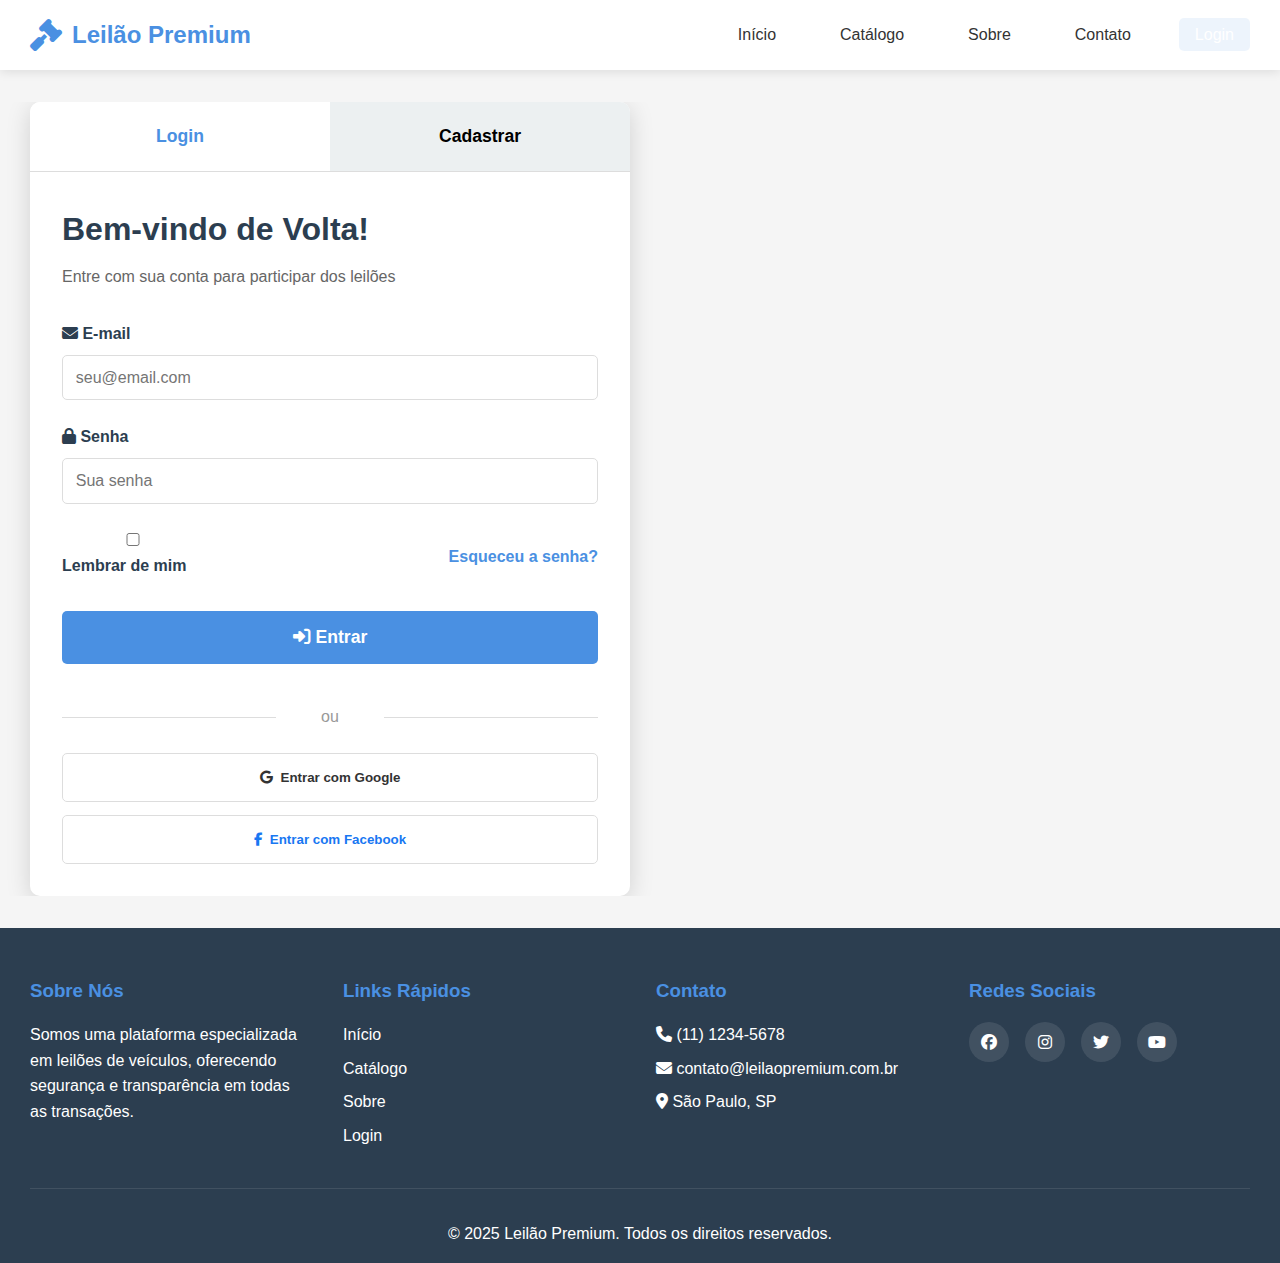
<file: admin.html>
<!DOCTYPE html>
<html lang="pt-BR">
<head>
    <meta charset="UTF-8">
    <meta name="viewport" content="width=device-width, initial-scale=1.0">
    <title>Painel Administrativo - Leilão de Veículos</title>
    <link rel="stylesheet" href="css/styles.css">
    <link rel="stylesheet" href="https://cdnjs.cloudflare.com/ajax/libs/font-awesome/6.4.0/css/all.min.css">
</head>
<body class="admin-body">
    <!-- Sidebar -->
    <aside class="admin-sidebar">
        <div class="admin-logo">
            <i class="fas fa-gavel"></i>
            <h2>Admin Panel</h2>
        </div>
        
        <nav class="admin-nav">
            <a href="#dashboard" class="admin-nav-item active" data-section="dashboard">
                <i class="fas fa-tachometer-alt"></i>
                <span>Dashboard</span>
            </a>
            <a href="#vehicles" class="admin-nav-item" data-section="vehicles">
                <i class="fas fa-car"></i>
                <span>Veículos</span>
            </a>
            <a href="#auctions" class="admin-nav-item" data-section="auctions">
                <i class="fas fa-gavel"></i>
                <span>Leilões</span>
            </a>
            <a href="#users" class="admin-nav-item" data-section="users">
                <i class="fas fa-users"></i>
                <span>Usuários</span>
            </a>
            <a href="#bids" class="admin-nav-item" data-section="bids">
                <i class="fas fa-hand-holding-usd"></i>
                <span>Lances</span>
            </a>
            <a href="#reports" class="admin-nav-item" data-section="reports">
                <i class="fas fa-chart-line"></i>
                <span>Relatórios</span>
            </a>
            <a href="#apk-management" class="admin-nav-item" data-section="apk-management">
                <i class="fas fa-mobile-alt"></i>
                <span>APK do App</span>
            </a>
            <a href="#settings" class="admin-nav-item" data-section="settings">
                <i class="fas fa-cog"></i>
                <span>Configurações</span>
            </a>
        </nav>

        <div class="admin-logout">
            <a href="index.html">
                <i class="fas fa-sign-out-alt"></i>
                <span>Sair</span>
            </a>
        </div>
    </aside>

    <!-- Main Content -->
    <main class="admin-main">
        <!-- Header -->
        <header class="admin-header">
            <div class="admin-header-left">
                <button class="btn-menu-toggle">
                    <i class="fas fa-bars"></i>
                </button>
                <h1 id="page-title">Dashboard</h1>
            </div>
            <div class="admin-header-right">
                <div class="admin-search">
                    <i class="fas fa-search"></i>
                    <input type="text" placeholder="Buscar...">
                </div>
                <div class="admin-notifications">
                    <i class="fas fa-bell"></i>
                    <span class="notification-badge">5</span>
                </div>
                <div class="admin-user">
                    <img src="https://via.placeholder.com/40" alt="Admin">
                    <span>Admin</span>
                </div>
            </div>
        </header>

        <!-- Dashboard Section -->
        <section class="admin-section active" id="dashboard">
            <div class="stats-grid">
                <div class="stat-card">
                    <div class="stat-icon" style="background: #4a90e2;">
                        <i class="fas fa-car"></i>
                    </div>
                    <div class="stat-info">
                        <h3>Total de Veículos</h3>
                        <p class="stat-value">250</p>
                        <span class="stat-change positive">+12% este mês</span>
                    </div>
                </div>
                <div class="stat-card">
                    <div class="stat-icon" style="background: #50c878;">
                        <i class="fas fa-gavel"></i>
                    </div>
                    <div class="stat-info">
                        <h3>Leilões Ativos</h3>
                        <p class="stat-value">48</p>
                        <span class="stat-change positive">+8% este mês</span>
                    </div>
                </div>
                <div class="stat-card">
                    <div class="stat-icon" style="background: #f39c12;">
                        <i class="fas fa-users"></i>
                    </div>
                    <div class="stat-info">
                        <h3>Usuários Ativos</h3>
                        <p class="stat-value">1,234</p>
                        <span class="stat-change positive">+15% este mês</span>
                    </div>
                </div>
                <div class="stat-card">
                    <div class="stat-icon" style="background: #e74c3c;">
                        <i class="fas fa-dollar-sign"></i>
                    </div>
                    <div class="stat-info">
                        <h3>Receita Total</h3>
                        <p class="stat-value">R$ 2.5M</p>
                        <span class="stat-change positive">+22% este mês</span>
                    </div>
                </div>
            </div>

            <div class="dashboard-grid">
                <div class="dashboard-card">
                    <h3>Leilões Recentes</h3>
                    <div class="recent-auctions" id="recent-auctions">
                        <!-- Carregado dinamicamente -->
                    </div>
                </div>
                <div class="dashboard-card">
                    <h3>Atividade Recente</h3>
                    <div class="recent-activity" id="recent-activity">
                        <!-- Carregado dinamicamente -->
                    </div>
                </div>
            </div>
        </section>

        <!-- Vehicles Section -->
        <section class="admin-section" id="vehicles">
            <div class="section-toolbar">
                <h2>Gerenciar Veículos</h2>
                <button class="btn-primary" id="btn-add-vehicle">
                    <i class="fas fa-plus"></i> Adicionar Veículo
                </button>
            </div>

            <div class="data-table-container">
                <table class="data-table">
                    <thead>
                        <tr>
                            <th>ID</th>
                            <th>Imagem</th>
                            <th>Veículo</th>
                            <th>Categoria</th>
                            <th>Ano</th>
                            <th>Preço Inicial</th>
                            <th>Status</th>
                            <th>Ações</th>
                        </tr>
                    </thead>
                    <tbody id="vehicles-table">
                        <!-- Carregado dinamicamente -->
                    </tbody>
                </table>
            </div>
        </section>

        <!-- Auctions Section -->
        <section class="admin-section" id="auctions">
            <div class="section-toolbar">
                <h2>Gerenciar Leilões</h2>
                <button class="btn-primary" id="btn-add-auction">
                    <i class="fas fa-plus"></i> Criar Leilão
                </button>
            </div>

            <div class="data-table-container">
                <table class="data-table">
                    <thead>
                        <tr>
                            <th>ID</th>
                            <th>Veículo</th>
                            <th>Início</th>
                            <th>Término</th>
                            <th>Lance Atual</th>
                            <th>Lances</th>
                            <th>Status</th>
                            <th>Ações</th>
                        </tr>
                    </thead>
                    <tbody id="auctions-table">
                        <!-- Carregado dinamicamente -->
                    </tbody>
                </table>
            </div>
        </section>

        <!-- APK Management Section -->
        <section class="admin-section" id="apk-management">
            <div class="section-toolbar">
                <h2>📱 Gerenciar APK do App</h2>
                <div class="apk-status">
                    <span class="status-indicator" id="apk-status">Não configurado</span>
                </div>
            </div>

            <div class="apk-management-container">
                <div class="apk-upload-section">
                    <h3>Upload do APK</h3>
                    <p>Faça upload do arquivo APK para disponibilizar download direto no site</p>
                    
                    <div class="upload-area" id="apk-upload-area">
                        <div class="upload-content">
                            <i class="fas fa-cloud-upload-alt"></i>
                            <h4>Arraste o APK aqui ou clique para selecionar</h4>
                            <p>Formatos aceitos: .apk (máximo 100MB)</p>
                            
                            <button class="btn-secondary" onclick="document.getElementById('apk-file-input').click()">
                                <i class="fas fa-folder-open"></i> Selecionar APK
                            </button>
                        </div>
                    </div>
                    
                    <form id="apk-upload-form" action="upload_apk_min.php" method="POST" enctype="multipart/form-data" target="_blank" style="margin-top: 1rem;">
                        <input type="hidden" name="redirect" value="1">
                        <!-- Input único para seleção do APK -->
                        <input type="file" id="apk-file-input" name="apk" accept=".apk" style="display: none;">
                    </form>
                    <div class="apk-info" id="apk-info" style="display: none;">
                        <h4>📱 APK Atual</h4>
                        <div class="apk-details">
                            <div class="detail-item">
                                <strong>Nome:</strong> <span id="apk-name">-</span>
                            </div>
                            <div class="detail-item">
                                <strong>Tamanho:</strong> <span id="apk-size">-</span>
                            </div>
                            <div class="detail-item">
                                <strong>Última atualização:</strong> <span id="apk-date">-</span>
                            </div>
                            <div class="detail-item">
                                <strong>Status:</strong> <span id="apk-status-detail" class="status-active">Ativo</span>
                            </div>
                        </div>
                        <div class="apk-actions">
                            <button class="btn-primary" onclick="downloadCurrentApk()">
                                <i class="fas fa-download"></i> Baixar APK
                            </button>
                            <button class="btn-danger" onclick="removeApk()">
                                <i class="fas fa-trash"></i> Remover
                            </button>
                            <button class="btn-secondary" onclick="updateApk()">
                                <i class="fas fa-sync"></i> Atualizar
                            </button>
                        </div>
                    </div>
                </div>
                
                <div class="apk-stats-section">
                    <h3>📊 Estatísticas de Download</h3>
                    <div class="stats-grid">
                        <div class="stat-card">
                            <div class="stat-icon">
                                <i class="fas fa-download"></i>
                            </div>
                            <div class="stat-content">
                                <h4 id="download-count">0</h4>
                                <p>Downloads</p>
                            </div>
                        </div>
                        <div class="stat-card">
                            <div class="stat-icon">
                                <i class="fas fa-users"></i>
                            </div>
                            <div class="stat-content">
                                <h4 id="unique-users">0</h4>
                                <p>Usuários Únicos</p>
                            </div>
                        </div>
                        <div class="stat-card">
                            <div class="stat-icon">
                                <i class="fas fa-calendar"></i>
                            </div>
                            <div class="stat-content">
                                <h4 id="last-week-downloads">0</h4>
                                <p>Esta Semana</p>
                            </div>
                        </div>
                    </div>
                </div>
            </div>
        </section>

        <!-- Users Section -->
        <section class="admin-section" id="users">
            <div class="section-toolbar">
                <h2>Gerenciar Usuários</h2>
                <button class="btn-primary" id="btn-add-user">
                    <i class="fas fa-plus"></i> Adicionar Usuário
                </button>
            </div>

            <div class="data-table-container">
                <table class="data-table">
                    <thead>
                        <tr>
                            <th>ID</th>
                            <th>Nome</th>
                            <th>Email</th>
                            <th>CPF</th>
                            <th>Telefone</th>
                            <th>Data de Cadastro</th>
                            <th>Status</th>
                            <th>Ações</th>
                        </tr>
                    </thead>
                    <tbody id="users-table">
                        <!-- Carregado dinamicamente -->
                    </tbody>
                </table>
            </div>
        </section>

        <!-- Bids Section -->
        <section class="admin-section" id="bids">
            <div class="section-toolbar">
                <h2>Histórico de Lances</h2>
            </div>

            <div class="data-table-container">
                <table class="data-table">
                    <thead>
                        <tr>
                            <th>ID</th>
                            <th>Leilão</th>
                            <th>Usuário</th>
                            <th>Valor</th>
                            <th>Data/Hora</th>
                            <th>Status</th>
                        </tr>
                    </thead>
                    <tbody id="bids-table">
                        <!-- Carregado dinamicamente -->
                    </tbody>
                </table>
            </div>
        </section>

        <!-- Reports Section -->
        <section class="admin-section" id="reports">
            <h2>Relatórios</h2>
            <div class="reports-grid">
                <div class="report-card">
                    <i class="fas fa-file-pdf"></i>
                    <h3>Relatório de Vendas</h3>
                    <p>Exportar relatório mensal de vendas</p>
                    <button class="btn-secondary">Gerar PDF</button>
                </div>
                <div class="report-card">
                    <i class="fas fa-file-excel"></i>
                    <h3>Relatório de Usuários</h3>
                    <p>Exportar lista de usuários cadastrados</p>
                    <button class="btn-secondary">Gerar Excel</button>
                </div>
                <div class="report-card">
                    <i class="fas fa-chart-bar"></i>
                    <h3>Relatório Financeiro</h3>
                    <p>Análise financeira completa</p>
                    <button class="btn-secondary">Gerar Relatório</button>
                </div>
                <div class="report-card">
                    <i class="fas fa-list"></i>
                    <h3>Relatório de Leilões</h3>
                    <p>Histórico completo de leilões</p>
                    <button class="btn-secondary">Gerar Relatório</button>
                </div>
            </div>
        </section>

        <!-- Settings Section -->
        <section class="admin-section" id="settings">
            <h2>Configurações</h2>
            <div class="settings-container">
                <div class="settings-card">
                    <h3>Configurações Gerais</h3>
                    <form class="settings-form">
                        <div class="form-group">
                            <label>Nome do Site</label>
                            <input type="text" value="Leilão Premium">
                        </div>
                        <div class="form-group">
                            <label>Email de Contato</label>
                            <input type="email" value="contato@leilaopremium.com.br">
                        </div>
                        <div class="form-group">
                            <label>Telefone</label>
                            <input type="tel" value="(11) 1234-5678">
                        </div>
                        <button type="submit" class="btn-primary">Salvar</button>
                    </form>
                </div>

                <div class="settings-card">
                    <h3>Configurações de Leilão</h3>
                    <form class="settings-form">
                        <div class="form-group">
                            <label>Duração Padrão (dias)</label>
                            <input type="number" value="7">
                        </div>
                        <div class="form-group">
                            <label>Incremento Mínimo de Lance (%)</label>
                            <input type="number" value="5">
                        </div>
                        <div class="form-group">
                            <label>Comissão da Plataforma (%)</label>
                            <input type="number" value="10">
                        </div>
                        <button type="submit" class="btn-primary">Salvar</button>
                    </form>
                </div>
            </div>
        </section>
    </main>

    <!-- Modal para Adicionar/Editar Veículo -->
    <div class="modal" id="vehicle-modal">
        <div class="modal-content">
            <div class="modal-header">
                <h3>Adicionar Veículo</h3>
                <button class="modal-close">&times;</button>
            </div>
            <form id="vehicle-form" class="modal-form">
                <div class="form-row">
                    <div class="form-group">
                        <label>Marca</label>
                        <input type="text" name="brand" required>
                    </div>
                    <div class="form-group">
                        <label>Modelo</label>
                        <input type="text" name="model" required>
                    </div>
                </div>
                <div class="form-row">
                    <div class="form-group">
                        <label>Ano</label>
                        <input type="number" name="year" required>
                    </div>
                    <div class="form-group">
                        <label>Categoria</label>
                        <select name="category" required>
                            <option value="carros">Carros</option>
                            <option value="motos">Motos</option>
                            <option value="caminhoes">Caminhões</option>
                            <option value="utilitarios">Utilitários</option>
                        </select>
                    </div>
                </div>
                <div class="form-row">
                    <div class="form-group">
                        <label>Combustível</label>
                        <select name="fuel" required>
                            <option value="flex">Flex</option>
                            <option value="gasolina">Gasolina</option>
                            <option value="etanol">Etanol</option>
                            <option value="diesel">Diesel</option>
                            <option value="eletrico">Elétrico</option>
                        </select>
                    </div>
                    <div class="form-group">
                        <label>Cor</label>
                        <input type="text" name="color" required>
                    </div>
                </div>
                <div class="form-group">
                    <label>Quilometragem</label>
                    <input type="number" name="mileage" required>
                </div>
                <div class="form-group">
                    <label>Preço Inicial</label>
                    <input type="number" name="initial_price" required>
                </div>
                <div class="form-group">
                    <label>Descrição</label>
                    <textarea name="description" rows="4" required></textarea>
                </div>
                
                <div class="form-group">
                    <label><i class="fas fa-images"></i> Imagens do Veículo</label>
                    <div class="image-upload-section">
                        <!-- Upload de arquivo -->
                        <div class="upload-options">
                            <button type="button" class="btn-upload" onclick="document.getElementById('file-upload').click()">
                                <i class="fas fa-cloud-upload-alt"></i> Escolher Imagens
                            </button>
                            <input type="file" id="file-upload" accept="image/*" multiple style="display: none;" onchange="handleFileUpload(event)">
                            
                            <span style="margin: 0 1rem; color: #999;">ou</span>
                            
                            <!-- URL direta -->
                            <div class="url-input-group">
                                <input type="url" id="image-url-input" placeholder="Cole a URL da imagem" style="flex: 1; padding: 0.8rem; border: 1px solid #ddd; border-radius: 5px;">
                                <button type="button" class="btn-add-url" onclick="addImageFromUrl()">
                                    <i class="fas fa-plus"></i> Adicionar URL
                                </button>
                            </div>
                        </div>
                        
                        <!-- Pré-visualização das imagens -->
                        <div class="images-preview" id="images-preview">
                            <!-- Imagens aparecerão aqui -->
                        </div>
                        
                        <p style="font-size: 0.85rem; color: #666; margin-top: 0.5rem;">
                            <i class="fas fa-info-circle"></i> Arraste para reordenar. A primeira imagem será a capa.
                        </p>
                    </div>
                </div>
                
                <div class="modal-actions">
                    <button type="button" class="btn-secondary" onclick="closeModal()">Cancelar</button>
                    <button type="submit" class="btn-primary">Salvar</button>
                </div>
            </form>
        </div>
    </div>

    <script src="js/script.js"></script>
    <script src="js/admin.js"></script>
</body>
</html>
</file>
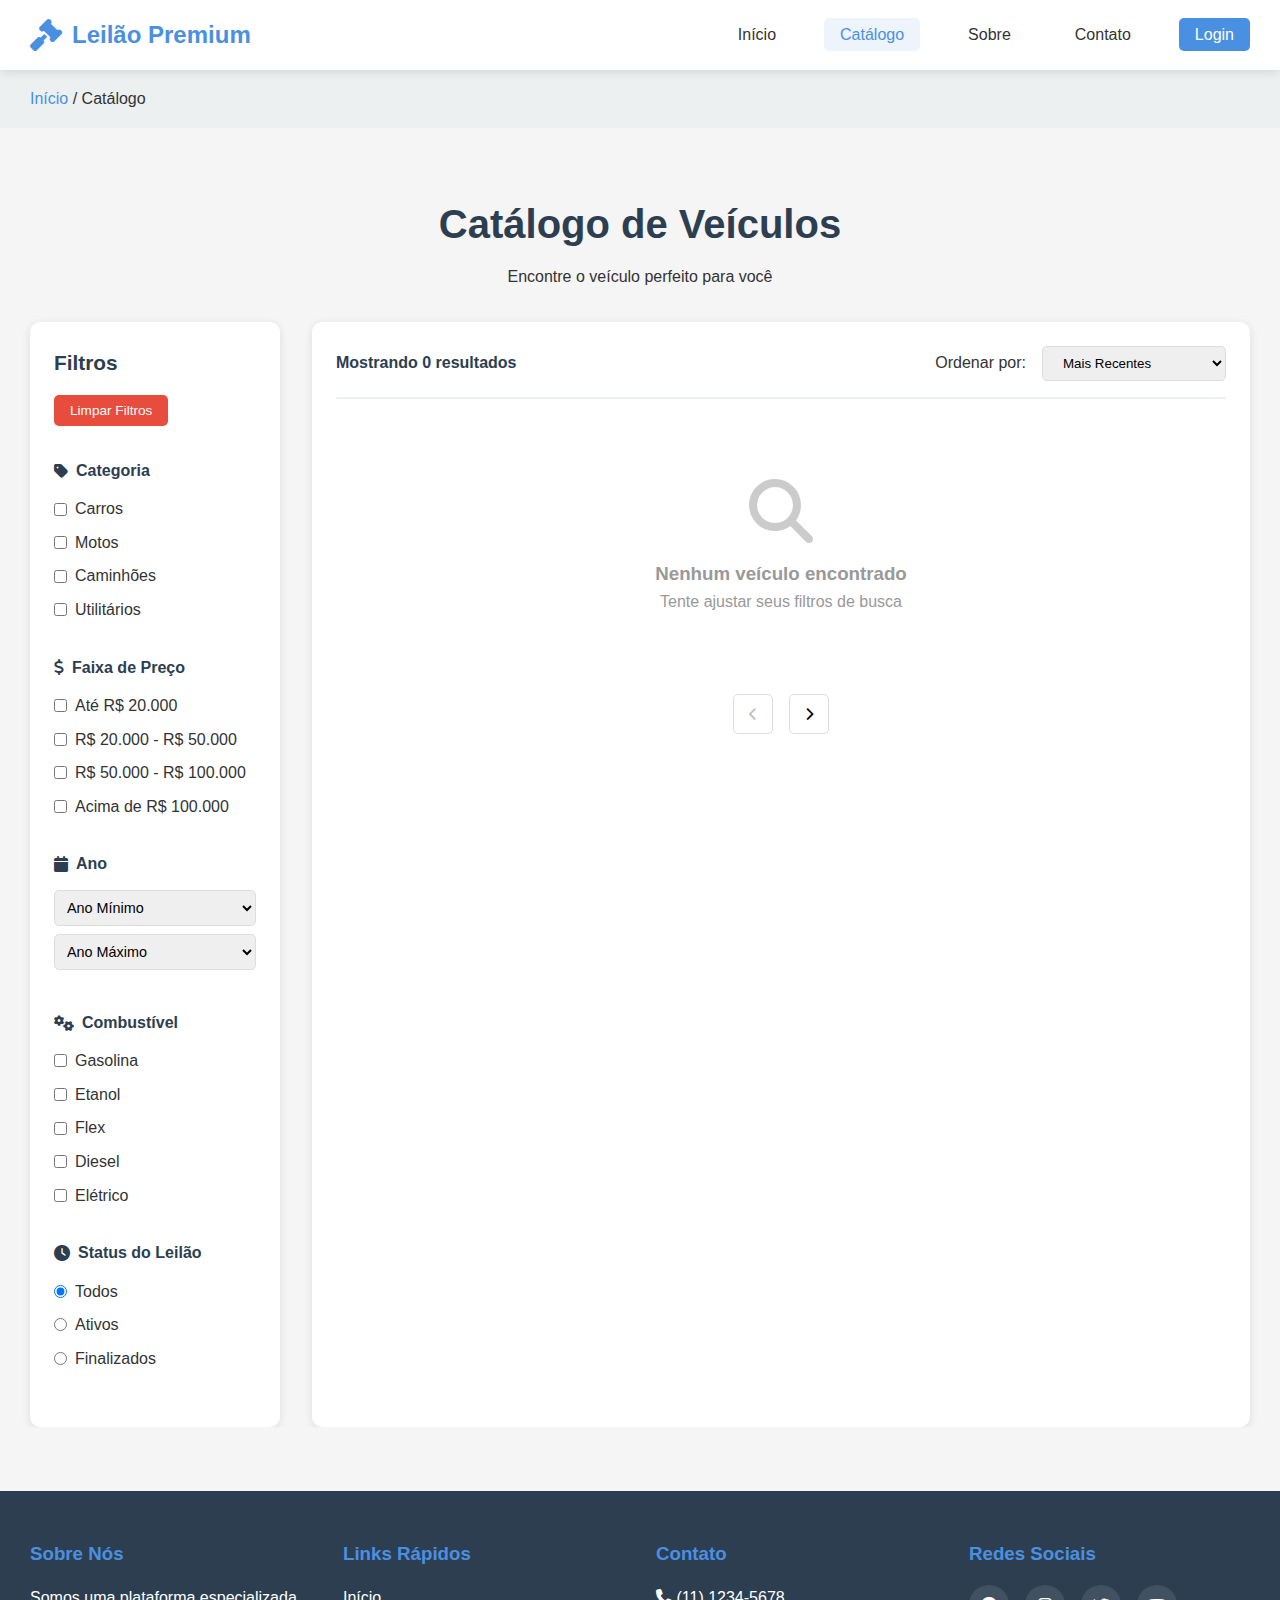
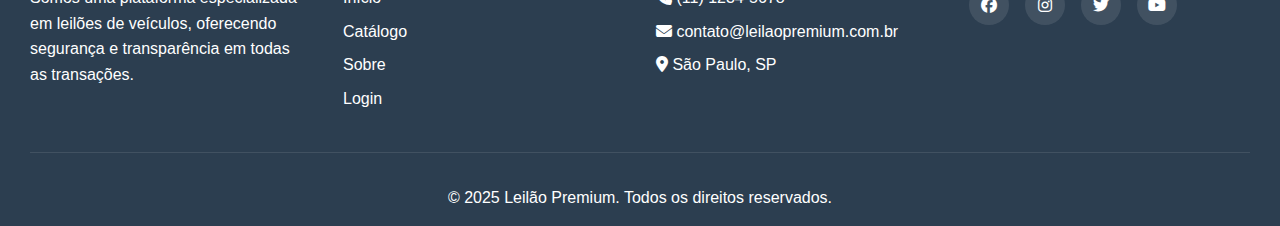
<file: catalogo.html>
<!DOCTYPE html>
<html lang="pt-BR">
<head>
    <meta charset="UTF-8">
    <meta name="viewport" content="width=device-width, initial-scale=1.0">
    <title>Catálogo - Leilão de Veículos</title>
    <link rel="stylesheet" href="css/styles.css">
    <link rel="stylesheet" href="https://cdnjs.cloudflare.com/ajax/libs/font-awesome/6.4.0/css/all.min.css">
</head>
<body>
    <!-- Header -->
    <header class="header">
        <div class="container">
            <div class="header-content">
                <div class="logo">
                    <i class="fas fa-gavel"></i>
                    <h1>Leilão Premium</h1>
                </div>
                <nav class="nav">
                    <ul>
                        <li><a href="index.html">Início</a></li>
                        <li><a href="catalogo.html" class="active">Catálogo</a></li>
                        <li><a href="#sobre">Sobre</a></li>
                        <li><a href="#contato">Contato</a></li>
                        <li><a href="login.html" class="btn-login">Login</a></li>
                    </ul>
                </nav>
                <div class="mobile-menu-toggle">
                    <i class="fas fa-bars"></i>
                </div>
            </div>
        </div>
    </header>

    <!-- Breadcrumb -->
    <div class="breadcrumb">
        <div class="container">
            <a href="index.html">Início</a> / <span>Catálogo</span>
        </div>
    </div>

    <!-- Catálogo -->
    <section class="catalog-section">
        <div class="container">
            <div class="catalog-header">
                <h2>Catálogo de Veículos</h2>
                <p>Encontre o veículo perfeito para você</p>
            </div>

            <div class="catalog-container">
                <!-- Filtros -->
                <aside class="filters-sidebar">
                    <div class="filter-section">
                        <h3>Filtros</h3>
                        <button class="btn-clear-filters">Limpar Filtros</button>
                    </div>

                    <div class="filter-section">
                        <h4><i class="fas fa-tag"></i> Categoria</h4>
                        <label class="filter-option">
                            <input type="checkbox" name="category" value="carros">
                            <span>Carros</span>
                        </label>
                        <label class="filter-option">
                            <input type="checkbox" name="category" value="motos">
                            <span>Motos</span>
                        </label>
                        <label class="filter-option">
                            <input type="checkbox" name="category" value="caminhoes">
                            <span>Caminhões</span>
                        </label>
                        <label class="filter-option">
                            <input type="checkbox" name="category" value="utilitarios">
                            <span>Utilitários</span>
                        </label>
                    </div>

                    <div class="filter-section">
                        <h4><i class="fas fa-dollar-sign"></i> Faixa de Preço</h4>
                        <label class="filter-option">
                            <input type="checkbox" name="price" value="0-20000">
                            <span>Até R$ 20.000</span>
                        </label>
                        <label class="filter-option">
                            <input type="checkbox" name="price" value="20000-50000">
                            <span>R$ 20.000 - R$ 50.000</span>
                        </label>
                        <label class="filter-option">
                            <input type="checkbox" name="price" value="50000-100000">
                            <span>R$ 50.000 - R$ 100.000</span>
                        </label>
                        <label class="filter-option">
                            <input type="checkbox" name="price" value="100000+">
                            <span>Acima de R$ 100.000</span>
                        </label>
                    </div>

                    <div class="filter-section">
                        <h4><i class="fas fa-calendar"></i> Ano</h4>
                        <select name="year-min" class="filter-select">
                            <option value="">Ano Mínimo</option>
                            <option value="2024">2024</option>
                            <option value="2023">2023</option>
                            <option value="2022">2022</option>
                            <option value="2021">2021</option>
                            <option value="2020">2020</option>
                            <option value="2019">2019</option>
                            <option value="2018">2018</option>
                            <option value="2017">2017</option>
                            <option value="2016">2016</option>
                            <option value="2015">2015</option>
                        </select>
                        <select name="year-max" class="filter-select">
                            <option value="">Ano Máximo</option>
                            <option value="2024">2024</option>
                            <option value="2023">2023</option>
                            <option value="2022">2022</option>
                            <option value="2021">2021</option>
                            <option value="2020">2020</option>
                        </select>
                    </div>

                    <div class="filter-section">
                        <h4><i class="fas fa-cogs"></i> Combustível</h4>
                        <label class="filter-option">
                            <input type="checkbox" name="fuel" value="gasolina">
                            <span>Gasolina</span>
                        </label>
                        <label class="filter-option">
                            <input type="checkbox" name="fuel" value="etanol">
                            <span>Etanol</span>
                        </label>
                        <label class="filter-option">
                            <input type="checkbox" name="fuel" value="flex">
                            <span>Flex</span>
                        </label>
                        <label class="filter-option">
                            <input type="checkbox" name="fuel" value="diesel">
                            <span>Diesel</span>
                        </label>
                        <label class="filter-option">
                            <input type="checkbox" name="fuel" value="eletrico">
                            <span>Elétrico</span>
                        </label>
                    </div>

                    <div class="filter-section">
                        <h4><i class="fas fa-clock"></i> Status do Leilão</h4>
                        <label class="filter-option">
                            <input type="radio" name="status" value="all" checked>
                            <span>Todos</span>
                        </label>
                        <label class="filter-option">
                            <input type="radio" name="status" value="ativo">
                            <span>Ativos</span>
                        </label>
                        <label class="filter-option">
                            <input type="radio" name="status" value="finalizado">
                            <span>Finalizados</span>
                        </label>
                    </div>
                </aside>

                <!-- Listagem de Veículos -->
                <div class="catalog-content">
                    <div class="catalog-toolbar">
                        <div class="results-count">
                            Mostrando <span id="results-count">0</span> resultados
                        </div>
                        <div class="sort-options">
                            <label>Ordenar por:</label>
                            <select id="sort-select">
                                <option value="recent">Mais Recentes</option>
                                <option value="price-asc">Menor Preço</option>
                                <option value="price-desc">Maior Preço</option>
                                <option value="ending-soon">Encerrando em Breve</option>
                            </select>
                        </div>
                    </div>

                    <div class="vehicles-grid" id="vehicles-grid">
                        <!-- Veículos serão carregados dinamicamente -->
                    </div>

                    <div class="pagination">
                        <button class="btn-page" id="prev-page"><i class="fas fa-chevron-left"></i></button>
                        <div class="page-numbers" id="page-numbers"></div>
                        <button class="btn-page" id="next-page"><i class="fas fa-chevron-right"></i></button>
                    </div>
                </div>
            </div>
        </div>
    </section>

    <!-- Footer -->
    <footer class="footer">
        <div class="container">
            <div class="footer-content">
                <div class="footer-section">
                    <h3>Sobre Nós</h3>
                    <p>Somos uma plataforma especializada em leilões de veículos, oferecendo segurança e transparência em todas as transações.</p>
                </div>
                <div class="footer-section">
                    <h3>Links Rápidos</h3>
                    <ul>
                        <li><a href="index.html">Início</a></li>
                        <li><a href="catalogo.html">Catálogo</a></li>
                        <li><a href="#sobre">Sobre</a></li>
                        <li><a href="login.html">Login</a></li>
                    </ul>
                </div>
                <div class="footer-section">
                    <h3>Contato</h3>
                    <ul>
                        <li><i class="fas fa-phone"></i> (11) 1234-5678</li>
                        <li><i class="fas fa-envelope"></i> contato@leilaopremium.com.br</li>
                        <li><i class="fas fa-map-marker-alt"></i> São Paulo, SP</li>
                    </ul>
                </div>
                <div class="footer-section">
                    <h3>Redes Sociais</h3>
                    <div class="social-links">
                        <a href="#"><i class="fab fa-facebook"></i></a>
                        <a href="#"><i class="fab fa-instagram"></i></a>
                        <a href="#"><i class="fab fa-twitter"></i></a>
                        <a href="#"><i class="fab fa-youtube"></i></a>
                    </div>
                </div>
            </div>
            <div class="footer-bottom">
                <p>&copy; 2025 Leilão Premium. Todos os direitos reservados.</p>
            </div>
        </div>
    </footer>

    <script src="js/script.js"></script>
    <script src="js/catalog.js"></script>
</body>
</html>
</file>
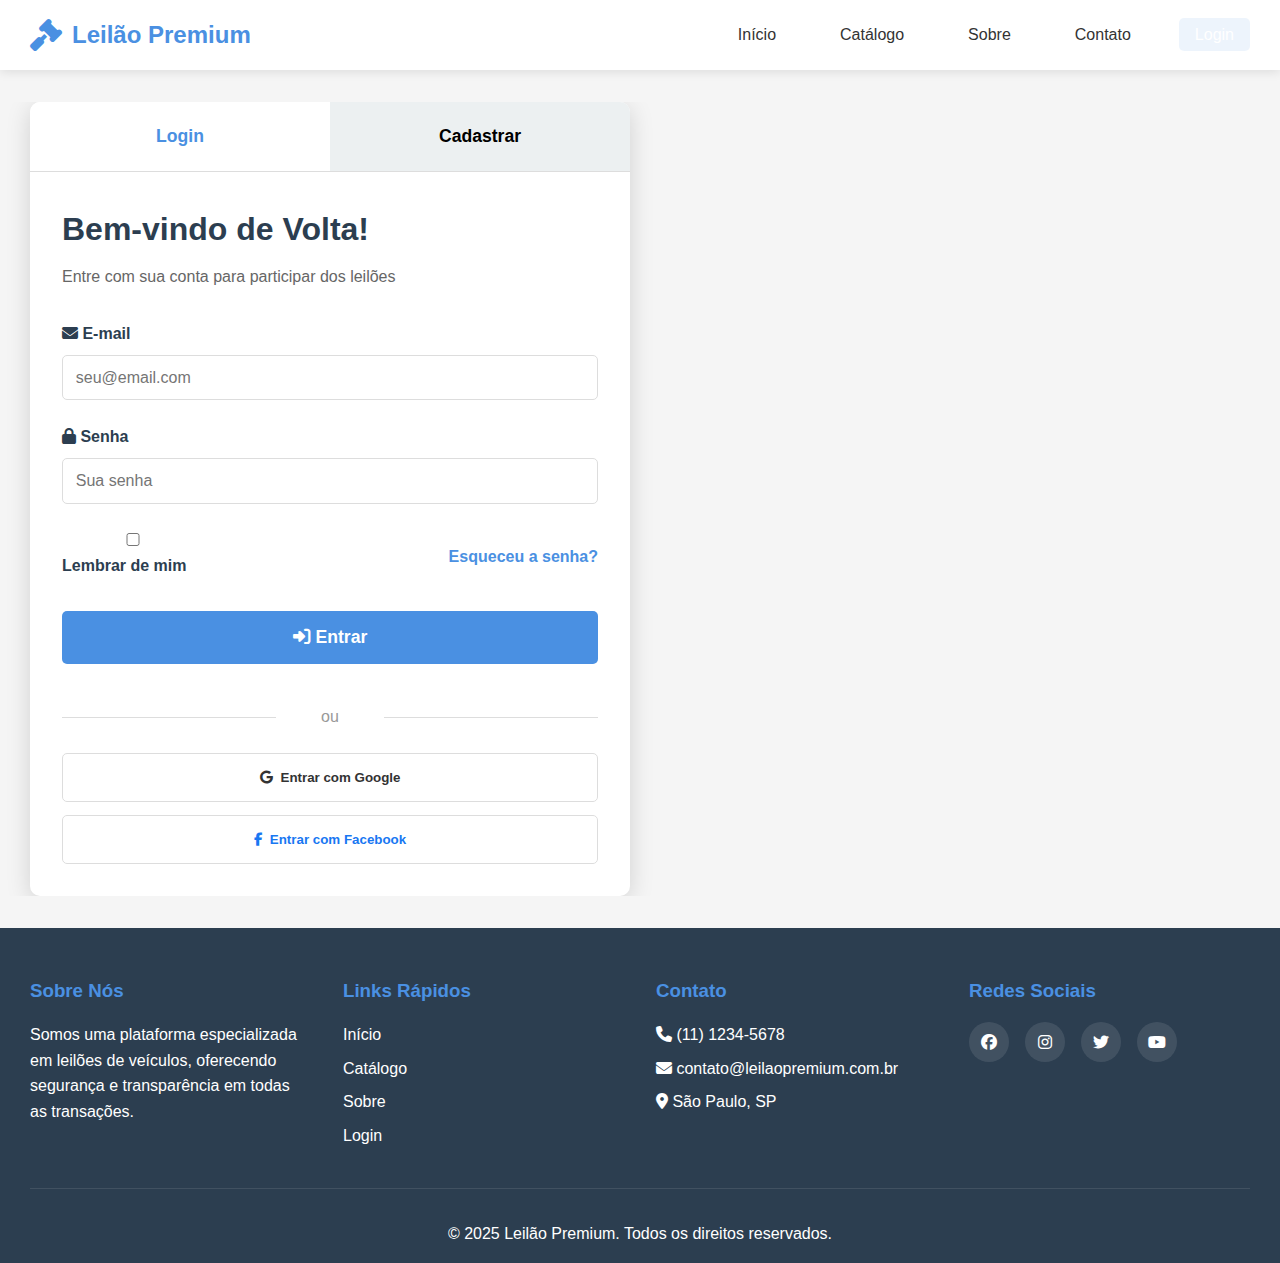
<file: login.html>
<!DOCTYPE html>
<html lang="pt-BR">
<head>
    <meta charset="UTF-8">
    <meta name="viewport" content="width=device-width, initial-scale=1.0">
    <title>Login - Leilão de Veículos</title>
    <link rel="stylesheet" href="css/styles.css">
    <link rel="stylesheet" href="https://cdnjs.cloudflare.com/ajax/libs/font-awesome/6.4.0/css/all.min.css">
</head>
<body>
    <!-- Header -->
    <header class="header">
        <div class="container">
            <div class="header-content">
                <div class="logo">
                    <i class="fas fa-gavel"></i>
                    <h1>Leilão Premium</h1>
                </div>
                <nav class="nav">
                    <ul>
                        <li><a href="index.html">Início</a></li>
                        <li><a href="catalogo.html">Catálogo</a></li>
                        <li><a href="#sobre">Sobre</a></li>
                        <li><a href="#contato">Contato</a></li>
                        <li><a href="login.html" class="btn-login active">Login</a></li>
                    </ul>
                </nav>
                <div class="mobile-menu-toggle">
                    <i class="fas fa-bars"></i>
                </div>
            </div>
        </div>
    </header>

    <!-- Login Section -->
    <section class="auth-section">
        <div class="container">
            <div class="auth-container">
                <div class="auth-tabs">
                    <button class="auth-tab active" data-tab="login">Login</button>
                    <button class="auth-tab" data-tab="register">Cadastrar</button>
                </div>

                <!-- Login Form -->
                <div class="auth-form-container" id="login-form">
                    <h2>Bem-vindo de Volta!</h2>
                    <p>Entre com sua conta para participar dos leilões</p>

                    <form id="form-login" class="auth-form">
                        <div class="form-group">
                            <label for="login-email">
                                <i class="fas fa-envelope"></i> E-mail
                            </label>
                            <input type="email" id="login-email" name="email" required placeholder="seu@email.com">
                        </div>

                        <div class="form-group">
                            <label for="login-password">
                                <i class="fas fa-lock"></i> Senha
                            </label>
                            <input type="password" id="login-password" name="password" required placeholder="Sua senha">
                        </div>

                        <div class="form-options">
                            <label class="checkbox-label">
                                <input type="checkbox" name="remember">
                                <span>Lembrar de mim</span>
                            </label>
                            <a href="#" class="forgot-password">Esqueceu a senha?</a>
                        </div>

                        <button type="submit" class="btn-primary btn-full">
                            <i class="fas fa-sign-in-alt"></i> Entrar
                        </button>

                        <div class="divider">ou</div>

                        <div class="social-login">
                            <button type="button" class="btn-social btn-google">
                                <i class="fab fa-google"></i> Entrar com Google
                            </button>
                            <button type="button" class="btn-social btn-facebook">
                                <i class="fab fa-facebook-f"></i> Entrar com Facebook
                            </button>
                        </div>
                    </form>
                </div>

                <!-- Register Form -->
                <div class="auth-form-container hidden" id="register-form">
                    <h2>Criar Conta</h2>
                    <p>Cadastre-se gratuitamente e comece a participar dos leilões</p>

                    <form id="form-register" class="auth-form">
                        <div class="form-row">
                            <div class="form-group">
                                <label for="register-name">
                                    <i class="fas fa-user"></i> Nome Completo
                                </label>
                                <input type="text" id="register-name" name="name" required placeholder="Seu nome">
                            </div>

                            <div class="form-group">
                                <label for="register-cpf">
                                    <i class="fas fa-id-card"></i> CPF
                                </label>
                                <input type="text" id="register-cpf" name="cpf" required placeholder="000.000.000-00">
                            </div>
                        </div>

                        <div class="form-group">
                            <label for="register-email">
                                <i class="fas fa-envelope"></i> E-mail
                            </label>
                            <input type="email" id="register-email" name="email" required placeholder="seu@email.com">
                        </div>

                        <div class="form-row">
                            <div class="form-group">
                                <label for="register-phone">
                                    <i class="fas fa-phone"></i> Telefone
                                </label>
                                <input type="tel" id="register-phone" name="phone" required placeholder="(11) 91234-5678">
                            </div>

                            <div class="form-group">
                                <label for="register-birth">
                                    <i class="fas fa-calendar"></i> Data de Nascimento
                                </label>
                                <input type="date" id="register-birth" name="birth" required>
                            </div>
                        </div>

                        <div class="form-row">
                            <div class="form-group">
                                <label for="register-password">
                                    <i class="fas fa-lock"></i> Senha
                                </label>
                                <input type="password" id="register-password" name="password" required placeholder="Mínimo 6 caracteres">
                            </div>

                            <div class="form-group">
                                <label for="register-confirm-password">
                                    <i class="fas fa-lock"></i> Confirmar Senha
                                </label>
                                <input type="password" id="register-confirm-password" name="confirm_password" required placeholder="Confirme sua senha">
                            </div>
                        </div>

                        <div class="form-options">
                            <label class="checkbox-label">
                                <input type="checkbox" name="terms" required>
                                <span>Aceito os <a href="#">Termos de Uso</a> e <a href="#">Política de Privacidade</a></span>
                            </label>
                        </div>

                        <button type="submit" class="btn-primary btn-full">
                            <i class="fas fa-user-plus"></i> Criar Conta
                        </button>

                        <div class="divider">ou</div>

                        <div class="social-login">
                            <button type="button" class="btn-social btn-google">
                                <i class="fab fa-google"></i> Cadastrar com Google
                            </button>
                            <button type="button" class="btn-social btn-facebook">
                                <i class="fab fa-facebook-f"></i> Cadastrar com Facebook
                            </button>
                        </div>
                    </form>
                </div>
            </div>
        </div>
    </section>

    <!-- Footer -->
    <footer class="footer">
        <div class="container">
            <div class="footer-content">
                <div class="footer-section">
                    <h3>Sobre Nós</h3>
                    <p>Somos uma plataforma especializada em leilões de veículos, oferecendo segurança e transparência em todas as transações.</p>
                </div>
                <div class="footer-section">
                    <h3>Links Rápidos</h3>
                    <ul>
                        <li><a href="index.html">Início</a></li>
                        <li><a href="catalogo.html">Catálogo</a></li>
                        <li><a href="#sobre">Sobre</a></li>
                        <li><a href="login.html">Login</a></li>
                    </ul>
                </div>
                <div class="footer-section">
                    <h3>Contato</h3>
                    <ul>
                        <li><i class="fas fa-phone"></i> (11) 1234-5678</li>
                        <li><i class="fas fa-envelope"></i> contato@leilaopremium.com.br</li>
                        <li><i class="fas fa-map-marker-alt"></i> São Paulo, SP</li>
                    </ul>
                </div>
                <div class="footer-section">
                    <h3>Redes Sociais</h3>
                    <div class="social-links">
                        <a href="#"><i class="fab fa-facebook"></i></a>
                        <a href="#"><i class="fab fa-instagram"></i></a>
                        <a href="#"><i class="fab fa-twitter"></i></a>
                        <a href="#"><i class="fab fa-youtube"></i></a>
                    </div>
                </div>
            </div>
            <div class="footer-bottom">
                <p>&copy; 2025 Leilão Premium. Todos os direitos reservados.</p>
            </div>
        </div>
    </footer>

    <script src="js/script.js"></script>
    <script src="js/auth.js"></script>
</body>
</html>
</file>
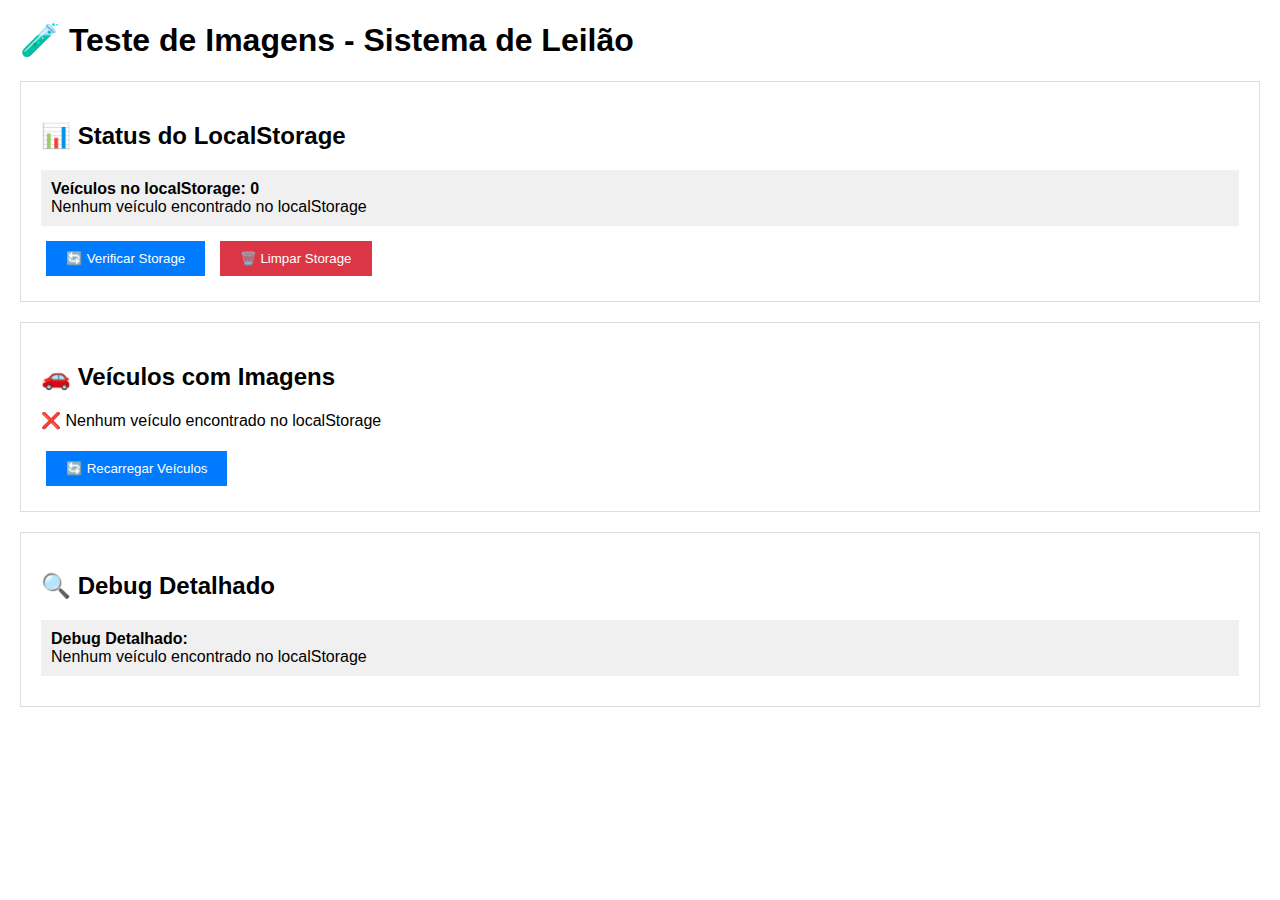
<file: teste_imagens.html>
<!DOCTYPE html>
<html lang="pt-BR">
<head>
    <meta charset="UTF-8">
    <meta name="viewport" content="width=device-width, initial-scale=1.0">
    <title>Teste de Imagens - Leilão</title>
    <style>
        body { font-family: Arial, sans-serif; margin: 20px; }
        .test-section { margin: 20px 0; padding: 20px; border: 1px solid #ddd; }
        .vehicle-card { margin: 10px 0; padding: 15px; border: 1px solid #ccc; }
        .vehicle-images { display: flex; gap: 10px; margin: 10px 0; }
        .vehicle-images img { width: 100px; height: 75px; object-fit: cover; border: 1px solid #ddd; }
        .debug-info { background: #f0f0f0; padding: 10px; margin: 10px 0; }
        button { padding: 10px 20px; margin: 5px; background: #007bff; color: white; border: none; cursor: pointer; }
        button:hover { background: #0056b3; }
        .clear-btn { background: #dc3545; }
        .clear-btn:hover { background: #c82333; }
    </style>
</head>
<body>
    <h1>🧪 Teste de Imagens - Sistema de Leilão</h1>
    
    <div class="test-section">
        <h2>📊 Status do LocalStorage</h2>
        <div id="storage-status" class="debug-info">Carregando...</div>
        <button onclick="checkStorage()">🔄 Verificar Storage</button>
        <button onclick="clearStorage()" class="clear-btn">🗑️ Limpar Storage</button>
    </div>
    
    <div class="test-section">
        <h2>🚗 Veículos com Imagens</h2>
        <div id="vehicles-display">Carregando veículos...</div>
        <button onclick="loadVehicles()">🔄 Recarregar Veículos</button>
    </div>
    
    <div class="test-section">
        <h2>🔍 Debug Detalhado</h2>
        <div id="debug-info" class="debug-info">Clique em "Verificar Storage" para ver detalhes</div>
    </div>

    <script>
        // Dados mock para teste
        const mockVehicles = [
            {
                id: 1,
                brand: 'Toyota',
                model: 'Corolla',
                year: 2022,
                category: 'carros',
                fuel: 'flex',
                color: 'Prata',
                mileage: 25000,
                current_bid: 85000,
                initial_price: 75000,
                bid_count: 15,
                view_count: 234,
                end_date: new Date(Date.now() + 2 * 24 * 60 * 60 * 1000),
                images: [
                    'https://via.placeholder.com/800x600/4a90e2/ffffff?text=Toyota+Corolla+1',
                    'https://via.placeholder.com/800x600/50c878/ffffff?text=Toyota+Corolla+2',
                    'https://via.placeholder.com/800x600/f39c12/ffffff?text=Toyota+Corolla+3',
                    'https://via.placeholder.com/800x600/e74c3c/ffffff?text=Toyota+Corolla+4'
                ],
                description: 'Toyota Corolla em excelente estado de conservação.',
                documentation: 'Completa',
                condition: 'Excelente',
                maintenance: 'Em dia',
                warranty: '90 dias',
                status: 'ativo',
                featured: true
            }
        ];

        function checkStorage() {
            const vehicles = JSON.parse(localStorage.getItem('vehicles') || '[]');
            const statusDiv = document.getElementById('storage-status');
            const debugDiv = document.getElementById('debug-info');
            
            let statusHtml = `<strong>Veículos no localStorage: ${vehicles.length}</strong><br>`;
            let debugHtml = `<strong>Debug Detalhado:</strong><br>`;
            
            if (vehicles.length > 0) {
                vehicles.forEach((vehicle, index) => {
                    statusHtml += `${index + 1}. ${vehicle.brand} ${vehicle.model} - ${vehicle.images ? vehicle.images.length : 0} imagens<br>`;
                    debugHtml += `<strong>Veículo ${index + 1}:</strong><br>`;
                    debugHtml += `- ID: ${vehicle.id}<br>`;
                    debugHtml += `- Marca/Modelo: ${vehicle.brand} ${vehicle.model}<br>`;
                    debugHtml += `- Ano: ${vehicle.year}<br>`;
                    debugHtml += `- Imagens: ${vehicle.images ? vehicle.images.length : 0}<br>`;
                    if (vehicle.images && vehicle.images.length > 0) {
                        debugHtml += `- URLs das imagens:<br>`;
                        vehicle.images.forEach((img, imgIndex) => {
                            debugHtml += `  ${imgIndex + 1}. ${img}<br>`;
                        });
                    }
                    debugHtml += `<br>`;
                });
            } else {
                statusHtml += 'Nenhum veículo encontrado no localStorage';
                debugHtml += 'Nenhum veículo encontrado no localStorage';
            }
            
            statusDiv.innerHTML = statusHtml;
            debugDiv.innerHTML = debugHtml;
            
            console.log('[TESTE] Verificação do localStorage:', vehicles);
        }

        function loadVehicles() {
            const vehicles = JSON.parse(localStorage.getItem('vehicles') || '[]');
            const displayDiv = document.getElementById('vehicles-display');
            
            if (vehicles.length === 0) {
                displayDiv.innerHTML = '<p>❌ Nenhum veículo encontrado no localStorage</p>';
                return;
            }
            
            let html = '';
            vehicles.forEach(vehicle => {
                html += `<div class="vehicle-card">`;
                html += `<h3>${vehicle.brand} ${vehicle.model} (${vehicle.year})</h3>`;
                html += `<p>Preço atual: R$ ${vehicle.current_bid?.toLocaleString('pt-BR') || 'N/A'}</p>`;
                
                if (vehicle.images && vehicle.images.length > 0) {
                    html += `<div class="vehicle-images">`;
                    vehicle.images.forEach(img => {
                        html += `<img src="${img}" alt="Imagem do veículo" onerror="this.style.border='2px solid red'; this.alt='Erro ao carregar imagem';">`;
                    });
                    html += `</div>`;
                    html += `<p>✅ ${vehicle.images.length} imagens carregadas</p>`;
                } else {
                    html += `<p>❌ Nenhuma imagem encontrada</p>`;
                }
                
                html += `</div>`;
            });
            
            displayDiv.innerHTML = html;
            console.log('[TESTE] Veículos carregados:', vehicles);
        }

        function clearStorage() {
            if (confirm('Tem certeza que deseja limpar o localStorage?')) {
                localStorage.removeItem('vehicles');
                checkStorage();
                loadVehicles();
                console.log('[TESTE] localStorage limpo');
            }
        }

        function addTestVehicle() {
            const testVehicle = {
                id: Date.now(),
                brand: 'Teste',
                model: 'Carro Teste',
                year: 2024,
                category: 'carros',
                fuel: 'gasolina',
                color: 'Azul',
                mileage: 0,
                current_bid: 50000,
                initial_price: 45000,
                bid_count: 0,
                view_count: 1,
                end_date: new Date(Date.now() + 7 * 24 * 60 * 60 * 1000),
                images: [
                    'https://via.placeholder.com/800x600/007bff/ffffff?text=Teste+1',
                    'https://via.placeholder.com/800x600/28a745/ffffff?text=Teste+2',
                    'https://via.placeholder.com/800x600/dc3545/ffffff?text=Teste+3'
                ],
                description: 'Veículo de teste',
                documentation: 'Completa',
                condition: 'Nova',
                maintenance: 'Em dia',
                warranty: '1 ano',
                status: 'ativo',
                featured: false
            };
            
            const vehicles = JSON.parse(localStorage.getItem('vehicles') || '[]');
            vehicles.push(testVehicle);
            localStorage.setItem('vehicles', JSON.stringify(vehicles));
            
            checkStorage();
            loadVehicles();
            console.log('[TESTE] Veículo de teste adicionado:', testVehicle);
        }

        // Inicialização
        document.addEventListener('DOMContentLoaded', () => {
            console.log('[TESTE] Página de teste carregada');
            checkStorage();
            loadVehicles();
        });
    </script>
</body>
</html>
</file>
<file: css/styles.css>
/* ===================================
   RESET E CONFIGURAÇÕES GERAIS
   =================================== */
* {
    margin: 0;
    padding: 0;
    box-sizing: border-box;
}

:root {
    --primary-color: #4a90e2;
    --secondary-color: #50c878;
    --accent-color: #f39c12;
    --danger-color: #e74c3c;
    --dark-color: #2c3e50;
    --light-color: #ecf0f1;
    --text-color: #333;
    --border-color: #ddd;
    --shadow: 0 2px 10px rgba(0, 0, 0, 0.1);
    --shadow-lg: 0 5px 25px rgba(0, 0, 0, 0.15);
    --transition: all 0.3s ease;
}

body {
    font-family: 'Segoe UI', Tahoma, Geneva, Verdana, sans-serif;
    line-height: 1.6;
    color: var(--text-color);
    background-color: #f5f5f5;
    -webkit-font-smoothing: antialiased;
    -moz-osx-font-smoothing: grayscale;
    overflow-x: hidden;
    width: 100%;
    /* Remover scrollbar vertical */
    overflow-y: auto;
    scrollbar-width: none; /* Firefox */
    -ms-overflow-style: none; /* IE and Edge */
}

/* Esconder scrollbar no Chrome/Safari */
body::-webkit-scrollbar {
    display: none;
}

/* Touch-friendly elements */
@media (hover: none) and (pointer: coarse) {
    button,
    a,
    .btn,
    .auction-card,
    .category-card,
    input,
    select,
    textarea {
        -webkit-tap-highlight-color: rgba(0, 0, 0, 0.1);
    }
    
    /* Aumentar área de toque */
    button,
    .btn,
    a {
        min-height: 44px;
        min-width: 44px;
    }
}

.container {
    max-width: 1300px;
    margin: 0 auto;
    padding: 0 30px;
    width: 100%;
    overflow-x: hidden;
}

a {
    text-decoration: none;
    color: inherit;
    transition: var(--transition);
}

img {
    max-width: 100%;
    height: auto;
    display: block;
}

/* Smooth scrolling */
html {
    scroll-behavior: smooth;
    overflow-x: hidden;
    width: 100%;
}

/* Melhorar scroll em mobile */
* {
    -webkit-overflow-scrolling: touch;
}

/* Prevenir overflow horizontal */
*,
*::before,
*::after {
    box-sizing: border-box;
}

/* Garantir que elementos não saiam da tela */
.auction-card,
.category-card,
.vehicle-details,
.details-grid,
.gallery-section,
.auction-info,
.main-image,
.thumbnail-gallery,
.countdown,
.bid-form,
.vehicle-title,
.bid-input-group,
.actions-bar {
    max-width: 100%;
    overflow-x: hidden;
}

/* ===================================
   HEADER
   =================================== */
.header {
    background: white;
    box-shadow: var(--shadow);
    position: sticky;
    top: 0;
    z-index: 1000;
}

.header-content {
    display: flex;
    justify-content: space-between;
    align-items: center;
    padding: 1rem 0;
}

.logo {
    display: flex;
    align-items: center;
    gap: 10px;
    color: var(--primary-color);
}

.logo i {
    font-size: 2rem;
}

.logo h1 {
    font-size: 1.5rem;
    font-weight: 700;
}

.nav ul {
    display: flex;
    list-style: none;
    gap: 2rem;
    align-items: center;
}

.nav a {
    color: var(--text-color);
    font-weight: 500;
    padding: 0.5rem 1rem;
    border-radius: 5px;
    transition: var(--transition);
}

.nav a:hover,
.nav a.active {
    color: var(--primary-color);
    background: rgba(74, 144, 226, 0.1);
}

.btn-login {
    background: var(--primary-color);
    color: white !important;
    padding: 0.5rem 1.5rem;
    border-radius: 5px;
}

.btn-login:hover {
    background: #3a7bc8;
    transform: translateY(-2px);
}

.mobile-menu-toggle {
    display: none;
    font-size: 1.5rem;
    cursor: pointer;
}

/* ===================================
   HERO SECTION
   =================================== */
.hero {
    background: linear-gradient(135deg, var(--primary-color) 0%, #2c5aa0 100%);
    color: white;
    padding: 4rem 0;
    position: relative;
    overflow: hidden;
}

.hero::before {
    content: '';
    position: absolute;
    top: 0;
    left: 0;
    right: 0;
    bottom: 0;
    background: url('https://images.unsplash.com/photo-1492144534655-ae79c964c9d7?w=1920') center/cover;
    opacity: 0.1;
}

.hero-content {
    position: relative;
    z-index: 1;
    text-align: center;
}

.hero h2 {
    font-size: 3rem;
    margin-bottom: 1rem;
    font-weight: 700;
}

.hero p {
    font-size: 1.3rem;
    margin-bottom: 2rem;
    opacity: 0.9;
}

.hero-search {
    display: flex;
    max-width: 600px;
    margin: 0 auto 2rem;
    background: white;
    border-radius: 50px;
    overflow: hidden;
    box-shadow: var(--shadow-lg);
}

.hero-search input {
    flex: 1;
    border: none;
    padding: 1rem 1.5rem;
    font-size: 1rem;
    outline: none;
}

.hero-search button {
    background: var(--secondary-color);
    color: white;
    border: none;
    padding: 1rem 2rem;
    cursor: pointer;
    font-size: 1rem;
    font-weight: 600;
    transition: var(--transition);
}

.hero-search button:hover {
    background: #3da864;
}

.hero-stats {
    display: flex;
    justify-content: center;
    gap: 3rem;
    margin-top: 3rem;
}

.stat-item {
    text-align: center;
}

.stat-item h3 {
    font-size: 2.5rem;
    font-weight: 700;
}

.stat-item p {
    font-size: 1rem;
    opacity: 0.8;
}

/* ===================================
   SECTIONS
   =================================== */
section {
    padding: 4rem 0;
}

.section-header {
    text-align: center;
    margin-bottom: 3rem;
}

.section-header h2 {
    font-size: 2.5rem;
    color: var(--dark-color);
    margin-bottom: 0.5rem;
}

.section-header p {
    font-size: 1.1rem;
    color: #666;
}

/* ===================================
   DOWNLOAD DO APP
   =================================== */
.app-download {
    background: linear-gradient(135deg, var(--primary-color) 0%, #2c5aa0 100%);
    color: white;
    padding: 2.5rem 0;
    margin: 1.5rem 0;
    position: relative;
    overflow: hidden;
}

.app-download::before {
    content: '';
    position: absolute;
    top: 0;
    left: 0;
    right: 0;
    bottom: 0;
    background: url('data:image/svg+xml,<svg xmlns="http://www.w3.org/2000/svg" viewBox="0 0 100 100"><defs><pattern id="grain" width="100" height="100" patternUnits="userSpaceOnUse"><circle cx="25" cy="25" r="1" fill="rgba(255,255,255,0.1)"/><circle cx="75" cy="75" r="1" fill="rgba(255,255,255,0.1)"/><circle cx="50" cy="10" r="0.5" fill="rgba(255,255,255,0.1)"/><circle cx="90" cy="40" r="0.5" fill="rgba(255,255,255,0.1)"/></pattern></defs><rect width="100" height="100" fill="url(%23grain)"/></svg>');
    opacity: 0.3;
}

.app-download-content {
    display: grid;
    grid-template-columns: 1fr 1fr;
    gap: 2rem;
    align-items: center;
    position: relative;
    z-index: 1;
}

.app-download-text h2 {
    font-size: 2rem;
    margin-bottom: 0.75rem;
    font-weight: 700;
}

.app-download-text p {
    font-size: 1.05rem;
    margin-bottom: 1.25rem;
    opacity: 0.9;
    line-height: 1.5;
}

.app-features {
    display: grid;
    grid-template-columns: 1fr 1fr;
    gap: 0.75rem;
    margin-bottom: 1.25rem;
}

.feature-item {
    display: flex;
    align-items: center;
    gap: 0.75rem;
    font-size: 1rem;
}

.feature-item i {
    width: 20px;
    height: 20px;
    display: flex;
    align-items: center;
    justify-content: center;
    background: rgba(255, 255, 255, 0.2);
    border-radius: 50%;
    font-size: 0.9rem;
}

.app-buttons {
    display: flex;
    gap: 1rem;
    align-items: center;
    justify-content: center;
}

.app-button {
    transition: var(--transition);
    opacity: 0.9;
}

.app-button:hover {
    opacity: 1;
    transform: translateY(-2px);
}

.app-button.direct-download {
    background: linear-gradient(135deg, #3ddc84 0%, #2bb673 100%);
    color: white;
    padding: 0.75rem 1.25rem;
    border-radius: 12px;
    text-decoration: none;
    display: flex;
    align-items: center;
    gap: 0.75rem;
    font-weight: 600;
    box-shadow: 0 4px 15px rgba(61, 220, 132, 0.3);
    border: 2px solid transparent;
}

.app-button.direct-download:hover {
    background: linear-gradient(135deg, #2bb673 0%, #1e8e5a 100%);
    box-shadow: 0 6px 20px rgba(61, 220, 132, 0.4);
    transform: translateY(-3px);
}

.app-button.direct-download i {
    font-size: 1.5rem;
    color: #1e8e5a;
    background: white;
    padding: 0.4rem;
    border-radius: 8px;
    width: 40px;
    height: 40px;
    display: flex;
    align-items: center;
    justify-content: center;
}

.app-button.direct-download .download-text {
    font-size: 1rem;
    font-weight: 700;
    display: block;
    margin-bottom: 0.1rem;
}

.app-button.direct-download small {
    font-size: 0.9rem;
    opacity: 0.9;
    display: block;
}

.app-download-visual {
    display: flex;
    justify-content: center;
    align-items: center;
}

.phone-mockup {
    position: relative;
    width: 240px;
    height: 480px;
    background: #1a1a1a;
    border-radius: 40px;
    padding: 20px;
    box-shadow: 0 20px 60px rgba(0, 0, 0, 0.3);
    transform: perspective(1000px) rotateY(-10deg) rotateX(5deg);
    transition: var(--transition);
}

.phone-mockup:hover {
    transform: perspective(1000px) rotateY(-5deg) rotateX(2deg);
}

.phone-screen {
    width: 100%;
    height: 100%;
    background: #f5f5f5;
    border-radius: 25px;
    overflow: hidden;
    position: relative;
}

.app-preview {
    padding: 1.5rem;
    height: 100%;
    display: flex;
    flex-direction: column;
}

.app-header {
    text-align: center;
    margin-bottom: 1.5rem;
    padding-bottom: 1rem;
    border-bottom: 1px solid #ddd;
}

.app-logo {
    display: flex;
    align-items: center;
    justify-content: center;
    gap: 0.5rem;
    color: var(--primary-color);
    font-weight: 700;
    font-size: 1.1rem;
}

.app-content {
    flex: 1;
}

.app-notification {
    background: #fff3cd;
    border: 1px solid #ffeaa7;
    border-radius: 10px;
    padding: 1rem;
    margin-bottom: 1rem;
    display: flex;
    gap: 0.75rem;
    align-items: flex-start;
}

.app-notification i {
    color: #f39c12;
    margin-top: 0.2rem;
}

.app-notification strong {
    color: #856404;
    font-size: 0.9rem;
}

.app-notification p {
    color: #856404;
    font-size: 0.8rem;
    margin: 0.2rem 0 0 0;
}

.app-vehicle-card {
    background: white;
    border-radius: 10px;
    padding: 1rem;
    box-shadow: 0 2px 10px rgba(0, 0, 0, 0.1);
    display: flex;
    gap: 0.75rem;
    align-items: center;
}

.app-vehicle-card img {
    width: 60px;
    height: 40px;
    object-fit: cover;
    border-radius: 5px;
}

.app-vehicle-card h4 {
    font-size: 0.9rem;
    margin: 0 0 0.2rem 0;
    color: #333;
}

.app-vehicle-card p {
    font-size: 0.8rem;
    margin: 0;
    color: var(--primary-color);
    font-weight: 700;
}

.app-bid-btn {
    background: var(--secondary-color);
    color: white;
    border: none;
    border-radius: 50%;
    width: 35px;
    height: 35px;
    display: flex;
    align-items: center;
    justify-content: center;
    margin-left: auto;
    cursor: pointer;
    transition: var(--transition);
}

.app-bid-btn:hover {
    background: #3da864;
    transform: scale(1.1);
}

/* ===================================
   AUCTION GRID
   =================================== */
.auction-grid {
    display: grid;
    grid-template-columns: repeat(auto-fit, minmax(320px, 1fr));
    gap: 2rem;
    margin-bottom: 2rem;
    padding: 0 1rem;
    max-width: 1400px;
    margin-left: auto;
    margin-right: auto;
}

.auction-card {
    background: white;
    border-radius: 10px;
    overflow: hidden;
    box-shadow: var(--shadow);
    transition: var(--transition);
    cursor: pointer;
}

.auction-card:hover {
    transform: translateY(-10px);
    box-shadow: var(--shadow-lg);
}

.auction-card-image {
    position: relative;
    height: 200px;
    overflow: hidden;
}

.auction-card-image img {
    width: 100%;
    height: 100%;
    object-fit: cover;
    transition: var(--transition);
}

.auction-card:hover .auction-card-image img {
    transform: scale(1.1);
}

.auction-badge {
    position: absolute;
    top: 10px;
    right: 10px;
    background: var(--accent-color);
    color: white;
    padding: 0.3rem 0.8rem;
    border-radius: 20px;
    font-size: 0.85rem;
    font-weight: 600;
}

.auction-card-content {
    padding: 1.5rem;
}

.auction-card-title {
    font-size: 1.3rem;
    font-weight: 700;
    margin-bottom: 0.5rem;
    color: var(--dark-color);
}

.auction-card-info {
    display: flex;
    gap: 1rem;
    margin-bottom: 1rem;
    color: #666;
    font-size: 0.9rem;
}

.auction-card-price {
    display: flex;
    justify-content: space-between;
    align-items: center;
    margin-bottom: 1rem;
    padding-top: 1rem;
    border-top: 1px solid var(--border-color);
}

.current-price {
    font-size: 1.5rem;
    font-weight: 700;
    color: var(--primary-color);
}

.auction-card-timer {
    text-align: center;
    padding: 0.8rem;
    background: var(--light-color);
    border-radius: 5px;
    font-weight: 600;
    color: var(--danger-color);
}

.auction-card-actions {
    display: flex;
    gap: 0.5rem;
}

.btn-primary,
.btn-secondary {
    flex: 1;
    padding: 0.8rem;
    border: none;
    border-radius: 5px;
    font-weight: 600;
    cursor: pointer;
    transition: var(--transition);
    text-align: center;
}

.btn-primary {
    background: var(--primary-color);
    color: white;
}

.btn-primary:hover {
    background: #3a7bc8;
    transform: translateY(-2px);
}

.btn-secondary {
    background: var(--light-color);
    color: var(--text-color);
}

.btn-secondary:hover {
    background: #d5dbdc;
}

/* ===================================
   CATEGORIES
   =================================== */
.categories {
    background: white;
}

.category-grid {
    display: grid;
    grid-template-columns: repeat(auto-fit, minmax(250px, 1fr));
    gap: 2rem;
}

.category-card {
    text-align: center;
    padding: 2rem;
    background: var(--light-color);
    border-radius: 10px;
    cursor: pointer;
    transition: var(--transition);
}

.category-card:hover {
    background: var(--primary-color);
    color: white;
    transform: translateY(-10px);
}

.category-card i {
    font-size: 3rem;
    margin-bottom: 1rem;
}

.category-card h3 {
    font-size: 1.5rem;
    margin-bottom: 0.5rem;
}

/* ===================================
   HOW IT WORKS
   =================================== */
.steps-grid {
    display: grid;
    grid-template-columns: repeat(auto-fit, minmax(250px, 1fr));
    gap: 2rem;
}

.step-card {
    text-align: center;
    padding: 2rem;
    background: white;
    border-radius: 10px;
    box-shadow: var(--shadow);
    position: relative;
}

.step-number {
    position: absolute;
    top: -20px;
    left: 50%;
    transform: translateX(-50%);
    width: 40px;
    height: 40px;
    background: var(--primary-color);
    color: white;
    border-radius: 50%;
    display: flex;
    align-items: center;
    justify-content: center;
    font-size: 1.2rem;
    font-weight: 700;
}

.step-card i {
    font-size: 3rem;
    color: var(--primary-color);
    margin-bottom: 1rem;
}

.step-card h3 {
    font-size: 1.3rem;
    margin-bottom: 0.5rem;
    color: var(--dark-color);
}

.step-card p {
    color: #666;
}

/* ===================================
   FOOTER
   =================================== */
.footer {
    background: var(--dark-color);
    color: white;
    padding: 3rem 0 1rem;
}

.footer-content {
    display: grid;
    grid-template-columns: repeat(auto-fit, minmax(250px, 1fr));
    gap: 2rem;
    margin-bottom: 2rem;
}

.footer-section h3 {
    margin-bottom: 1rem;
    color: var(--primary-color);
}

.footer-section ul {
    list-style: none;
}

.footer-section li {
    margin-bottom: 0.5rem;
}

.footer-section a:hover {
    color: var(--primary-color);
}

.social-links {
    display: flex;
    gap: 1rem;
}

.social-links a {
    width: 40px;
    height: 40px;
    background: rgba(255, 255, 255, 0.1);
    border-radius: 50%;
    display: flex;
    align-items: center;
    justify-content: center;
    transition: var(--transition);
}

.social-links a:hover {
    background: var(--primary-color);
    transform: translateY(-5px);
}

.footer-bottom {
    text-align: center;
    padding-top: 2rem;
    border-top: 1px solid rgba(255, 255, 255, 0.1);
}

/* ===================================
   BREADCRUMB
   =================================== */
.breadcrumb {
    background: var(--light-color);
    padding: 1rem 0;
}

.breadcrumb a {
    color: var(--primary-color);
}

.breadcrumb a:hover {
    text-decoration: underline;
}

/* ===================================
   CATALOG PAGE
   =================================== */
.catalog-section {
    background: #f5f5f5;
    min-height: 80vh;
}

.catalog-header {
    text-align: center;
    margin-bottom: 2rem;
}

.catalog-header h2 {
    font-size: 2.5rem;
    color: var(--dark-color);
    margin-bottom: 0.5rem;
}

.catalog-container {
    display: grid;
    grid-template-columns: 250px 1fr;
    gap: 2rem;
}

.filters-sidebar {
    background: white;
    border-radius: 10px;
    padding: 1.5rem;
    height: fit-content;
    position: sticky;
    top: 100px;
    box-shadow: var(--shadow);
}

.filter-section {
    margin-bottom: 2rem;
}

.filter-section h3 {
    font-size: 1.3rem;
    margin-bottom: 1rem;
    color: var(--dark-color);
    display: flex;
    justify-content: space-between;
    align-items: center;
}

.filter-section h4 {
    font-size: 1rem;
    margin-bottom: 0.8rem;
    color: var(--dark-color);
    display: flex;
    align-items: center;
    gap: 0.5rem;
}

.btn-clear-filters {
    background: var(--danger-color);
    color: white;
    border: none;
    padding: 0.5rem 1rem;
    border-radius: 5px;
    cursor: pointer;
    font-size: 0.85rem;
    transition: var(--transition);
}

.btn-clear-filters:hover {
    background: #c0392b;
}

.filter-option {
    display: flex;
    align-items: center;
    gap: 0.5rem;
    margin-bottom: 0.5rem;
    cursor: pointer;
}

.filter-option input {
    cursor: pointer;
}

.filter-select {
    width: 100%;
    padding: 0.5rem;
    border: 1px solid var(--border-color);
    border-radius: 5px;
    margin-bottom: 0.5rem;
    font-size: 0.9rem;
}

.catalog-content {
    background: white;
    border-radius: 10px;
    padding: 1.5rem;
    box-shadow: var(--shadow);
}

.catalog-toolbar {
    display: flex;
    justify-content: space-between;
    align-items: center;
    margin-bottom: 2rem;
    padding-bottom: 1rem;
    border-bottom: 2px solid var(--light-color);
}

.results-count {
    font-weight: 600;
    color: var(--dark-color);
}

.sort-options {
    display: flex;
    align-items: center;
    gap: 1rem;
}

.sort-options select {
    padding: 0.5rem 1rem;
    border: 1px solid var(--border-color);
    border-radius: 5px;
    cursor: pointer;
}

.vehicles-grid {
    display: grid;
    grid-template-columns: repeat(auto-fill, minmax(280px, 1fr));
    gap: 1.5rem;
    margin-bottom: 2rem;
}

.pagination {
    display: flex;
    justify-content: center;
    align-items: center;
    gap: 0.5rem;
    margin-top: 2rem;
}

.btn-page {
    width: 40px;
    height: 40px;
    border: 1px solid var(--border-color);
    background: white;
    border-radius: 5px;
    cursor: pointer;
    transition: var(--transition);
}

.btn-page:hover {
    background: var(--primary-color);
    color: white;
    border-color: var(--primary-color);
}

.page-numbers {
    display: flex;
    gap: 0.5rem;
}

.page-number {
    width: 40px;
    height: 40px;
    display: flex;
    align-items: center;
    justify-content: center;
    border: 1px solid var(--border-color);
    background: white;
    border-radius: 5px;
    cursor: pointer;
    transition: var(--transition);
}

.page-number.active {
    background: var(--primary-color);
    color: white;
    border-color: var(--primary-color);
}

.page-number:hover {
    background: var(--light-color);
}

/* ===================================
   VEHICLE DETAILS PAGE
   =================================== */
.vehicle-details {
    background: #f5f5f5;
    padding: 2rem 0;
}

.details-grid {
    display: grid;
    grid-template-columns: 1.5fr 1fr;
    gap: 2rem;
    margin-bottom: 2rem;
}

.gallery-section {
    background: white;
    border-radius: 10px;
    padding: 1.5rem;
    box-shadow: var(--shadow);
}

.main-image {
    position: relative;
    width: 100%;
    height: 500px;
    border-radius: 10px;
    overflow: hidden;
    margin-bottom: 1rem;
}

.main-image img {
    width: 100%;
    height: 100%;
    object-fit: cover;
}

.image-navigation {
    position: absolute;
    top: 50%;
    transform: translateY(-50%);
    width: 100%;
    display: flex;
    justify-content: space-between;
    padding: 0 1rem;
}

.nav-btn {
    width: 40px;
    height: 40px;
    background: rgba(255, 255, 255, 0.9);
    border: none;
    border-radius: 50%;
    cursor: pointer;
    transition: var(--transition);
}

.nav-btn:hover {
    background: white;
    transform: scale(1.1);
}

.thumbnail-gallery {
    display: grid;
    grid-template-columns: repeat(4, 1fr);
    gap: 0.5rem;
}

.thumbnail {
    height: 100px;
    border-radius: 5px;
    overflow: hidden;
    cursor: pointer;
    border: 2px solid transparent;
    transition: var(--transition);
}

.thumbnail:hover,
.thumbnail.active {
    border-color: var(--primary-color);
}

.thumbnail img {
    width: 100%;
    height: 100%;
    object-fit: cover;
}

.auction-info {
    background: white;
    border-radius: 10px;
    padding: 2rem;
    box-shadow: var(--shadow);
    height: fit-content;
    position: sticky;
    top: 100px;
}

.vehicle-title h1 {
    font-size: 2rem;
    color: var(--dark-color);
    margin-bottom: 1rem;
}

.vehicle-badges {
    display: flex;
    gap: 0.5rem;
    margin-bottom: 1.5rem;
}

.badge {
    padding: 0.3rem 0.8rem;
    border-radius: 20px;
    font-size: 0.85rem;
    font-weight: 600;
}

.badge-featured {
    background: var(--accent-color);
    color: white;
}

.badge-verified {
    background: var(--secondary-color);
    color: white;
}

.auction-timer {
    background: var(--light-color);
    padding: 1.5rem;
    border-radius: 10px;
    margin-bottom: 1.5rem;
}

.timer-label {
    text-align: center;
    font-weight: 600;
    margin-bottom: 1rem;
    color: var(--dark-color);
}

.countdown {
    display: flex;
    justify-content: center;
    gap: 1rem;
}

.time-unit {
    text-align: center;
}

.time-value {
    display: block;
    font-size: 2rem;
    font-weight: 700;
    color: var(--primary-color);
}

.time-label {
    display: block;
    font-size: 0.85rem;
    color: #666;
}

.bid-info {
    margin-bottom: 1.5rem;
}

.current-bid {
    display: flex;
    justify-content: space-between;
    align-items: center;
    margin-bottom: 1rem;
}

.bid-label {
    font-weight: 600;
    color: var(--dark-color);
}

.bid-value {
    font-size: 2rem;
    font-weight: 700;
    color: var(--primary-color);
}

.bid-stats {
    display: flex;
    gap: 2rem;
    color: #666;
    font-size: 0.9rem;
}

.bid-section {
    margin-bottom: 2rem;
}

.bid-form label {
    display: block;
    font-weight: 600;
    margin-bottom: 0.5rem;
    color: var(--dark-color);
}

.bid-input-group {
    display: flex;
    align-items: center;
    border: 2px solid var(--border-color);
    border-radius: 10px;
    overflow: hidden;
    margin-bottom: 1rem;
}

.currency {
    padding: 0 1rem;
    background: var(--light-color);
    font-weight: 700;
    height: 50px;
    display: flex;
    align-items: center;
}

.bid-input-group input {
    flex: 1.5;
    border: none;
    padding: 0 1rem;
    font-size: 1.1rem;
    height: 50px;
    outline: none;
    min-width: 0;
}

.btn-bid {
    background: var(--secondary-color);
    color: white;
    border: none;
    padding: 0 1.2rem;
    font-weight: 700;
    cursor: pointer;
    height: 50px;
    transition: var(--transition);
    flex: 1;
    white-space: nowrap;
    font-size: 0.95rem;
}

.btn-bid:hover {
    background: #3da864;
}

.bid-suggestions {
    display: flex;
    gap: 0.5rem;
}

.btn-quick-bid {
    flex: 1;
    padding: 0.5rem;
    background: var(--light-color);
    border: 1px solid var(--border-color);
    border-radius: 5px;
    cursor: pointer;
    font-weight: 600;
    transition: var(--transition);
}

.btn-quick-bid:hover {
    background: var(--primary-color);
    color: white;
    border-color: var(--primary-color);
}

.auction-actions {
    display: flex;
    gap: 0.5rem;
    margin-bottom: 2rem;
}

.btn-favorite,
.btn-share {
    flex: 1;
    padding: 0.8rem;
    background: var(--light-color);
    border: 1px solid var(--border-color);
    border-radius: 5px;
    cursor: pointer;
    font-weight: 600;
    transition: var(--transition);
}

.btn-favorite:hover,
.btn-share:hover {
    background: var(--primary-color);
    color: white;
    border-color: var(--primary-color);
}

.bid-history h3 {
    font-size: 1.2rem;
    margin-bottom: 1rem;
    color: var(--dark-color);
}

.bid-list {
    max-height: 300px;
    overflow-y: auto;
}

.bid-item {
    display: flex;
    justify-content: space-between;
    align-items: center;
    padding: 0.8rem;
    background: var(--light-color);
    border-radius: 5px;
    margin-bottom: 0.5rem;
}

.bid-user {
    font-weight: 600;
}

.bid-amount {
    color: var(--primary-color);
    font-weight: 700;
}

.bid-time {
    font-size: 0.85rem;
    color: #666;
}

.vehicle-specs,
.vehicle-description,
.vehicle-documentation,
.related-vehicles {
    background: white;
    border-radius: 10px;
    padding: 2rem;
    box-shadow: var(--shadow);
    margin-bottom: 2rem;
}

.vehicle-specs h2,
.vehicle-description h2,
.vehicle-documentation h2,
.related-vehicles h2 {
    font-size: 1.8rem;
    color: var(--dark-color);
    margin-bottom: 1.5rem;
}

.specs-grid {
    display: grid;
    grid-template-columns: repeat(auto-fill, minmax(200px, 1fr));
    gap: 1rem;
}

.spec-item {
    padding: 1rem;
    background: var(--light-color);
    border-radius: 5px;
}

.spec-label {
    font-weight: 600;
    color: #666;
    font-size: 0.9rem;
    margin-bottom: 0.3rem;
}

.spec-value {
    font-size: 1.1rem;
    font-weight: 700;
    color: var(--dark-color);
}

.description-content {
    line-height: 1.8;
    color: #666;
}

.docs-grid {
    display: grid;
    grid-template-columns: repeat(auto-fit, minmax(200px, 1fr));
    gap: 1.5rem;
}

.doc-item {
    text-align: center;
    padding: 1.5rem;
    background: var(--light-color);
    border-radius: 10px;
}

.doc-item i {
    font-size: 2.5rem;
    color: var(--primary-color);
    margin-bottom: 0.5rem;
}

.doc-item h3 {
    font-size: 1.1rem;
    margin-bottom: 0.5rem;
    color: var(--dark-color);
}

.doc-item p {
    color: var(--secondary-color);
    font-weight: 600;
}

/* ===================================
   AUTH PAGES
   =================================== */
.auth-section {
    min-height: 80vh;
    display: flex;
    align-items: center;
    justify-content: center;
    padding: 2rem 0;
}

.auth-container {
    max-width: 600px;
    width: 100%;
    background: white;
    border-radius: 10px;
    box-shadow: var(--shadow-lg);
    overflow: hidden;
}

.auth-tabs {
    display: flex;
    border-bottom: 1px solid var(--border-color);
}

.auth-tab {
    flex: 1;
    padding: 1.5rem;
    background: var(--light-color);
    border: none;
    font-size: 1.1rem;
    font-weight: 600;
    cursor: pointer;
    transition: var(--transition);
}

.auth-tab.active {
    background: white;
    color: var(--primary-color);
}

.auth-form-container {
    padding: 2rem;
}

.auth-form-container.hidden {
    display: none;
}

.auth-form-container h2 {
    font-size: 2rem;
    color: var(--dark-color);
    margin-bottom: 0.5rem;
}

.auth-form-container > p {
    color: #666;
    margin-bottom: 2rem;
}

.auth-form .form-group {
    margin-bottom: 1.5rem;
}

.auth-form label {
    display: block;
    font-weight: 600;
    margin-bottom: 0.5rem;
    color: var(--dark-color);
}

.auth-form input {
    width: 100%;
    padding: 0.8rem;
    border: 1px solid var(--border-color);
    border-radius: 5px;
    font-size: 1rem;
    transition: var(--transition);
}

.auth-form input:focus {
    outline: none;
    border-color: var(--primary-color);
}

.form-row {
    display: grid;
    grid-template-columns: 1fr 1fr;
    gap: 1rem;
}

.form-options {
    display: flex;
    justify-content: space-between;
    align-items: center;
    margin-bottom: 1.5rem;
}

.checkbox-label {
    display: flex;
    align-items: center;
    gap: 0.5rem;
    cursor: pointer;
}

.forgot-password {
    color: var(--primary-color);
    font-weight: 600;
}

.forgot-password:hover {
    text-decoration: underline;
}

.btn-full {
    width: 100%;
    padding: 1rem;
    font-size: 1.1rem;
    margin-bottom: 1rem;
}

.divider {
    text-align: center;
    margin: 1.5rem 0;
    color: #999;
    position: relative;
}

.divider::before,
.divider::after {
    content: '';
    position: absolute;
    top: 50%;
    width: 40%;
    height: 1px;
    background: var(--border-color);
}

.divider::before {
    left: 0;
}

.divider::after {
    right: 0;
}

.social-login {
    display: flex;
    flex-direction: column;
    gap: 0.8rem;
}

.btn-social {
    width: 100%;
    padding: 1rem;
    border: 1px solid var(--border-color);
    border-radius: 5px;
    font-weight: 600;
    cursor: pointer;
    transition: var(--transition);
    display: flex;
    align-items: center;
    justify-content: center;
    gap: 0.5rem;
}

.btn-google {
    background: white;
    color: #333;
}

.btn-google:hover {
    background: #f5f5f5;
}

.btn-facebook {
    background: white;
    color: #1877f2;
}

.btn-facebook:hover {
    background: #f0f2f5;
}

/* ===================================
   APK MANAGEMENT
   =================================== */
.apk-management-container {
    display: grid;
    grid-template-columns: 1fr 1fr;
    gap: 2rem;
    margin-top: 2rem;
}

.apk-upload-section,
.apk-stats-section {
    background: white;
    border-radius: 10px;
    padding: 2rem;
    box-shadow: var(--shadow);
}

.apk-upload-section h3,
.apk-stats-section h3 {
    color: var(--primary-color);
    margin-bottom: 1rem;
    font-size: 1.3rem;
}

.apk-status {
    display: flex;
    align-items: center;
    gap: 0.5rem;
}

.status-indicator {
    padding: 0.3rem 0.8rem;
    border-radius: 15px;
    font-size: 0.8rem;
    font-weight: 600;
    text-transform: uppercase;
}

.status-indicator:not([class*="status-"]) {
    background: #f8f9fa;
    color: #6c757d;
    border: 1px solid #dee2e6;
}

.status-active {
    background: #d4edda;
    color: #155724;
    border: 1px solid #c3e6cb;
}

.upload-area {
    border: 2px dashed #ddd;
    border-radius: 10px;
    padding: 3rem 2rem;
    text-align: center;
    transition: var(--transition);
    cursor: pointer;
    background: #fafafa;
}

.upload-area:hover,
.upload-area.dragover {
    border-color: var(--primary-color);
    background: #f0f8ff;
}

.upload-content i {
    font-size: 3rem;
    color: var(--primary-color);
    margin-bottom: 1rem;
}

.upload-content h4 {
    color: #333;
    margin-bottom: 0.5rem;
    font-size: 1.1rem;
}

.upload-content p {
    color: #666;
    margin-bottom: 1.5rem;
    font-size: 0.9rem;
}

.apk-info {
    margin-top: 2rem;
    padding: 1.5rem;
    background: #f8f9fa;
    border-radius: 10px;
    border-left: 4px solid var(--secondary-color);
}

.apk-info h4 {
    color: var(--primary-color);
    margin-bottom: 1rem;
    font-size: 1.2rem;
}

.apk-details {
    display: grid;
    gap: 0.8rem;
    margin-bottom: 1.5rem;
}

.detail-item {
    display: flex;
    justify-content: space-between;
    align-items: center;
    padding: 0.5rem 0;
    border-bottom: 1px solid #eee;
}

.detail-item:last-child {
    border-bottom: none;
}

.detail-item strong {
    color: #333;
    font-weight: 600;
}

.apk-actions {
    display: flex;
    gap: 1rem;
    flex-wrap: wrap;
}

.apk-actions button {
    flex: 1;
    min-width: 120px;
}

.stats-grid {
    display: grid;
    grid-template-columns: 1fr;
    gap: 1rem;
}

.stat-card {
    display: flex;
    align-items: center;
    gap: 1rem;
    padding: 1.5rem;
    background: #f8f9fa;
    border-radius: 10px;
    border-left: 4px solid var(--primary-color);
    transition: var(--transition);
}

.stat-card:hover {
    transform: translateY(-2px);
    box-shadow: var(--shadow);
}

.stat-icon {
    width: 50px;
    height: 50px;
    background: var(--primary-color);
    color: white;
    border-radius: 50%;
    display: flex;
    align-items: center;
    justify-content: center;
    font-size: 1.2rem;
}

.stat-content h4 {
    font-size: 1.5rem;
    font-weight: 700;
    color: var(--primary-color);
    margin: 0 0 0.2rem 0;
}

.stat-content p {
    color: #666;
    margin: 0;
    font-size: 0.9rem;
}

/* ===================================
   ADMIN PANEL
   =================================== */
.admin-body {
    display: flex;
    background: #f5f5f5;
}

.admin-sidebar {
    width: 250px;
    background: var(--dark-color);
    height: 100vh;
    position: fixed;
    left: 0;
    top: 0;
    color: white;
    display: flex;
    flex-direction: column;
    z-index: 1000;
}

.admin-logo {
    padding: 1.5rem;
    text-align: center;
    border-bottom: 1px solid rgba(255, 255, 255, 0.1);
    display: flex;
    align-items: center;
    justify-content: center;
    gap: 0.5rem;
}

.admin-logo i {
    font-size: 2rem;
    color: var(--primary-color);
}

.admin-nav {
    flex: 1;
    padding: 1rem 0;
    overflow-y: auto;
}

.admin-nav-item {
    display: flex;
    align-items: center;
    gap: 1rem;
    padding: 1rem 1.5rem;
    color: rgba(255, 255, 255, 0.7);
    transition: var(--transition);
}

.admin-nav-item:hover,
.admin-nav-item.active {
    background: rgba(74, 144, 226, 0.2);
    color: white;
    border-left: 3px solid var(--primary-color);
}

.admin-logout {
    padding: 1rem 1.5rem;
    border-top: 1px solid rgba(255, 255, 255, 0.1);
}

.admin-logout a {
    display: flex;
    align-items: center;
    gap: 1rem;
    color: var(--danger-color);
    padding: 0.8rem;
    border-radius: 5px;
    transition: var(--transition);
}

.admin-logout a:hover {
    background: rgba(231, 76, 60, 0.1);
}

.admin-main {
    margin-left: 250px;
    flex: 1;
    min-height: 100vh;
}

.admin-header {
    background: white;
    padding: 1rem 2rem;
    box-shadow: var(--shadow);
    display: flex;
    justify-content: space-between;
    align-items: center;
    position: sticky;
    top: 0;
    z-index: 100;
}

.admin-header-left {
    display: flex;
    align-items: center;
    gap: 1rem;
}

.btn-menu-toggle {
    display: none;
    background: none;
    border: none;
    font-size: 1.5rem;
    cursor: pointer;
}

.admin-header-right {
    display: flex;
    align-items: center;
    gap: 2rem;
}

.admin-search {
    display: flex;
    align-items: center;
    gap: 0.5rem;
    padding: 0.5rem 1rem;
    background: var(--light-color);
    border-radius: 20px;
}

.admin-search input {
    border: none;
    background: none;
    outline: none;
    width: 200px;
}

.admin-notifications {
    position: relative;
    font-size: 1.3rem;
    cursor: pointer;
}

.notification-badge {
    position: absolute;
    top: -5px;
    right: -5px;
    background: var(--danger-color);
    color: white;
    font-size: 0.7rem;
    padding: 0.2rem 0.4rem;
    border-radius: 10px;
}

.admin-user {
    display: flex;
    align-items: center;
    gap: 0.5rem;
    cursor: pointer;
}

.admin-user img {
    width: 40px;
    height: 40px;
    border-radius: 50%;
}

.admin-section {
    display: none;
    padding: 2rem;
}

.admin-section.active {
    display: block;
}

.stats-grid {
    display: grid;
    grid-template-columns: repeat(auto-fit, minmax(250px, 1fr));
    gap: 1.5rem;
    margin-bottom: 2rem;
}

.stat-card {
    background: white;
    border-radius: 10px;
    padding: 1.5rem;
    box-shadow: var(--shadow);
    display: flex;
    gap: 1rem;
}

.stat-icon {
    width: 60px;
    height: 60px;
    border-radius: 10px;
    display: flex;
    align-items: center;
    justify-content: center;
    font-size: 1.8rem;
    color: white;
}

.stat-info h3 {
    font-size: 0.9rem;
    color: #666;
    margin-bottom: 0.5rem;
}

.stat-value {
    font-size: 2rem;
    font-weight: 700;
    color: var(--dark-color);
    margin-bottom: 0.5rem;
}

.stat-change {
    font-size: 0.85rem;
    font-weight: 600;
}

.stat-change.positive {
    color: var(--secondary-color);
}

.stat-change.negative {
    color: var(--danger-color);
}

.dashboard-grid {
    display: grid;
    grid-template-columns: repeat(auto-fit, minmax(400px, 1fr));
    gap: 1.5rem;
}

.dashboard-card {
    background: white;
    border-radius: 10px;
    padding: 1.5rem;
    box-shadow: var(--shadow);
}

.dashboard-card h3 {
    font-size: 1.3rem;
    margin-bottom: 1rem;
    color: var(--dark-color);
}

.section-toolbar {
    display: flex;
    justify-content: space-between;
    align-items: center;
    margin-bottom: 1.5rem;
}

.section-toolbar h2 {
    font-size: 1.8rem;
    color: var(--dark-color);
}

.data-table-container {
    background: white;
    border-radius: 10px;
    padding: 1.5rem;
    box-shadow: var(--shadow);
    overflow-x: auto;
}

.data-table {
    width: 100%;
    border-collapse: collapse;
}

.data-table thead {
    background: var(--light-color);
}

.data-table th {
    padding: 1rem;
    text-align: left;
    font-weight: 700;
    color: var(--dark-color);
}

.data-table td {
    padding: 1rem;
    border-top: 1px solid var(--border-color);
}

.data-table tbody tr:hover {
    background: var(--light-color);
}

.table-actions {
    display: flex;
    gap: 0.5rem;
}

.btn-icon {
    width: 35px;
    height: 35px;
    border: none;
    border-radius: 5px;
    cursor: pointer;
    transition: var(--transition);
    display: flex;
    align-items: center;
    justify-content: center;
}

.btn-edit {
    background: var(--primary-color);
    color: white;
}

.btn-delete {
    background: var(--danger-color);
    color: white;
}

.btn-view {
    background: var(--secondary-color);
    color: white;
}

.btn-icon:hover {
    opacity: 0.8;
    transform: scale(1.1);
}

.status-badge {
    padding: 0.3rem 0.8rem;
    border-radius: 20px;
    font-size: 0.85rem;
    font-weight: 600;
}

.status-active {
    background: var(--secondary-color);
    color: white;
}

.status-pending {
    background: var(--accent-color);
    color: white;
}

.status-finished {
    background: #95a5a6;
    color: white;
}

.reports-grid {
    display: grid;
    grid-template-columns: repeat(auto-fit, minmax(250px, 1fr));
    gap: 1.5rem;
}

.report-card {
    background: white;
    border-radius: 10px;
    padding: 2rem;
    box-shadow: var(--shadow);
    text-align: center;
}

.report-card i {
    font-size: 3rem;
    color: var(--primary-color);
    margin-bottom: 1rem;
}

.report-card h3 {
    font-size: 1.2rem;
    margin-bottom: 0.5rem;
    color: var(--dark-color);
}

.report-card p {
    color: #666;
    margin-bottom: 1.5rem;
}

.settings-container {
    display: grid;
    gap: 1.5rem;
}

.settings-card {
    background: white;
    border-radius: 10px;
    padding: 2rem;
    box-shadow: var(--shadow);
}

.settings-card h3 {
    font-size: 1.3rem;
    margin-bottom: 1.5rem;
    color: var(--dark-color);
}

.settings-form .form-group {
    margin-bottom: 1.5rem;
}

.settings-form label {
    display: block;
    font-weight: 600;
    margin-bottom: 0.5rem;
    color: var(--dark-color);
}

.settings-form input,
.settings-form select,
.settings-form textarea {
    width: 100%;
    padding: 0.8rem;
    border: 1px solid var(--border-color);
    border-radius: 5px;
    font-size: 1rem;
}

/* ===================================
   MODAL
   =================================== */
.modal {
    display: none;
    position: fixed;
    top: 0;
    left: 0;
    width: 100%;
    height: 100%;
    background: rgba(0, 0, 0, 0.7);
    z-index: 2000;
    align-items: center;
    justify-content: center;
}

.modal.active {
    display: flex;
}

.modal-content {
    background: white;
    border-radius: 10px;
    max-width: 600px;
    width: 90%;
    max-height: 90vh;
    overflow-y: auto;
}

.modal-header {
    display: flex;
    justify-content: space-between;
    align-items: center;
    padding: 1.5rem;
    border-bottom: 1px solid var(--border-color);
}

.modal-header h3 {
    font-size: 1.5rem;
    color: var(--dark-color);
}

.modal-close {
    font-size: 2rem;
    border: none;
    background: none;
    cursor: pointer;
    color: #999;
    transition: var(--transition);
}

.modal-close:hover {
    color: var(--danger-color);
}

.modal-form {
    padding: 1.5rem;
}

.modal-actions {
    display: flex;
    gap: 1rem;
    margin-top: 2rem;
}

.modal-actions button {
    flex: 1;
}

/* ===================================
   DESKTOP ESPECÍFICO
   =================================== */
@media (min-width: 1200px) {
    .auction-grid {
        grid-template-columns: repeat(3, 1fr);
        gap: 2.5rem;
        max-width: 1200px;
    }
    
    .container {
        max-width: 1300px;
        padding: 0 30px;
    }
}

@media (min-width: 1500px) {
    .auction-grid {
        grid-template-columns: repeat(4, 1fr);
        gap: 3rem;
        max-width: 1400px;
    }
    
    .container {
        max-width: 1500px;
        padding: 0 40px;
    }
}

/* ===================================
   RESPONSIVE
   =================================== */
@media (max-width: 1024px) {
    /* Ajustes para tablets */
    .container {
        padding: 0 20px;
    }
    
    .auction-grid,
    .category-grid {
        grid-template-columns: repeat(2, 1fr);
        gap: 2rem;
        padding: 0 0.5rem;
    }
    
    .catalog-grid {
        grid-template-columns: repeat(2, 1fr);
    }
    
    .stats-grid {
        grid-template-columns: repeat(2, 1fr);
    }
}

@media (max-width: 768px) {
    /* Menu Mobile */
    .mobile-menu-toggle {
        display: block;
        font-size: 1.5rem;
        cursor: pointer;
        color: white;
        z-index: 1001;
    }

    .nav {
        display: none;
        position: fixed;
        top: 0;
        right: 0;
        width: 100%;
        height: 100vh;
        background: var(--dark-color);
        flex-direction: column;
        justify-content: center;
        align-items: center;
        z-index: 1000;
    }
    
    .nav.active {
        display: flex;
    }
    
    .nav ul {
        flex-direction: column;
        gap: 2rem;
        text-align: center;
    }
    
    .nav ul li {
        width: 100%;
    }
    
    .nav ul li a {
        font-size: 1.3rem;
        padding: 1rem;
        display: block;
    }

    /* Hero Section */
    .hero {
        padding: 3rem 0;
        min-height: 50vh;
    }
    
    .hero h2 {
        font-size: 2rem;
        line-height: 1.2;
    }

    .hero p {
        font-size: 1rem;
        margin-bottom: 1.5rem;
    }

    .hero-search {
        flex-direction: column;
        border-radius: 10px;
        gap: 0;
    }

    .hero-search input,
    .hero-search button {
        width: 100%;
        border-radius: 0;
    }
    
    .hero-search input {
        border-radius: 10px 10px 0 0;
    }
    
    .hero-search button {
        border-radius: 0 0 10px 10px;
        padding: 1rem;
    }

    /* Download do App */
    .app-download-content {
        grid-template-columns: 1fr;
        gap: 2rem;
        text-align: center;
    }
    
    .app-download-text h2 {
        font-size: 1.8rem;
    }
    
    .app-download-text p {
        font-size: 0.95rem;
    }
    
    .app-features {
        grid-template-columns: 1fr;
        gap: 0.75rem;
    }
    
    .app-buttons {
        justify-content: center;
        flex-wrap: wrap;
    }
    
    .app-button.direct-download {
        padding: 0.7rem 1.1rem;
    }
    
    .app-button.direct-download i {
        font-size: 1.3rem;
        width: 36px;
        height: 36px;
    }
    
    .app-button.direct-download .download-text {
        font-size: 0.95rem;
    }
    
    .phone-mockup {
        width: 200px;
        height: 380px;
        transform: none;
    }
    
    .phone-mockup:hover {
        transform: scale(1.05);
    }

    /* Grids */
    .auction-grid,
    .category-grid,
    .steps-grid {
        grid-template-columns: 1fr;
        gap: 1.5rem;
        padding: 0;
    }
    
    .catalog-grid {
        grid-template-columns: 1fr;
    }

    /* Catalog */
    .catalog-container {
        grid-template-columns: 1fr;
        gap: 1.5rem;
    }

    .filters-sidebar {
        position: static;
        width: 100%;
        margin-bottom: 1.5rem;
    }
    
    .filters-header {
        display: flex;
        justify-content: space-between;
        align-items: center;
        cursor: pointer;
    }
    
    .filters-header::after {
        content: '\f107';
        font-family: 'Font Awesome 6 Free';
        font-weight: 900;
    }

    /* Details Page */
    .details-grid {
        grid-template-columns: 1fr;
        gap: 2rem;
        width: 100%;
        overflow-x: hidden;
    }

    .auction-info {
        position: static;
        width: 100%;
        max-width: 100%;
    }
    
    .gallery-section {
        order: 1;
        width: 100%;
        overflow-x: hidden;
    }
    
    .auction-info {
        order: 2;
    }
    
    .main-image {
        height: 300px;
        width: 100%;
        max-width: 100%;
        overflow: hidden;
    }
    
    .main-image img {
        width: 100%;
        height: 100%;
        object-fit: cover;
    }
    
    .thumbnail-gallery {
        grid-template-columns: repeat(4, 1fr);
        gap: 0.5rem;
        width: 100%;
        overflow-x: hidden;
    }
    
    .countdown {
        flex-wrap: wrap;
        gap: 0.5rem;
        width: 100%;
        justify-content: center;
        max-width: 100%;
        overflow-x: hidden;
    }
    
    .time-unit {
        min-width: 60px;
        max-width: 80px;
        flex-shrink: 1;
        text-align: center;
    }
    
    .vehicle-title h1 {
        font-size: 1.8rem;
        word-wrap: break-word;
        overflow-wrap: break-word;
    }
    
    .bid-form {
        width: 100%;
        max-width: 100%;
    }
    
    .bid-input-group {
        width: 100%;
        max-width: 100%;
    }
    
    .bid-input-group input {
        width: 100%;
        max-width: 100%;
        box-sizing: border-box;
    }
    
    .bid-form {
        flex-direction: column;
    }
    
    /* APK Management Mobile */
    .apk-management-container {
        grid-template-columns: 1fr;
        gap: 1.5rem;
    }
    
    .apk-upload-section,
    .apk-stats-section {
        padding: 1.5rem;
    }
    
    .upload-area {
        padding: 2rem 1rem;
    }
    
    .upload-content i {
        font-size: 2rem;
    }
    
    .upload-content h4 {
        font-size: 1rem;
    }
    
    .apk-actions {
        flex-direction: column;
    }
    
    .apk-actions button {
        min-width: auto;
    }
    
    .bid-input-group {
        width: 100%;
        margin-bottom: 1rem;
    }
    
    .bid-input-group input {
        font-size: 1rem;
        flex: 1.5;
    }
    
    .btn-bid {
        flex: 1;
        padding: 0 1rem;
        font-size: 0.9rem;
        width: auto;
    }
    
    .quick-bids {
        grid-template-columns: repeat(2, 1fr);
    }
    
    .vehicle-specs {
        grid-template-columns: 1fr;
    }
    
    .actions-bar {
        flex-direction: column;
        gap: 0.75rem;
    }
    
    .actions-bar button {
        width: 100%;
    }

    /* Forms */
    .form-row {
        grid-template-columns: 1fr;
    }

    /* Admin */
    .admin-sidebar {
        position: fixed;
        left: 0;
        top: 0;
        height: 100vh;
        transform: translateX(-100%);
        transition: var(--transition);
        z-index: 1000;
        box-shadow: var(--shadow-lg);
    }

    .admin-sidebar.active {
        transform: translateX(0);
    }

    .admin-main {
        margin-left: 0;
        padding: 1rem;
    }

    .btn-menu-toggle {
        display: block;
        position: fixed;
        top: 1rem;
        left: 1rem;
        z-index: 999;
        background: var(--primary-color);
        color: white;
        border: none;
        padding: 0.75rem 1rem;
        border-radius: 5px;
        cursor: pointer;
        font-size: 1.2rem;
    }

    .dashboard-grid {
        grid-template-columns: 1fr;
    }

    .data-table-container {
        overflow-x: auto;
        -webkit-overflow-scrolling: touch;
    }
    
    .data-table {
        min-width: 800px;
    }

    .stats-grid {
        grid-template-columns: 1fr;
    }
    
    /* Cards */
    .auction-card-info {
        flex-direction: column;
        gap: 0.3rem;
        align-items: flex-start;
    }
    
    .auction-card-price {
        flex-direction: column;
        align-items: flex-start;
        gap: 0.5rem;
    }
    
    /* Breadcrumb */
    .breadcrumb {
        font-size: 0.85rem;
        padding: 0.75rem 0;
    }
    
    /* Footer */
    .footer-content {
        grid-template-columns: 1fr;
        gap: 2rem;
        text-align: center;
    }
    
    .footer-section h3 {
        margin-top: 1rem;
    }
}

@media (max-width: 480px) {
    /* Containers */
    .container {
        padding: 0 10px;
    }
    
    /* Header */
    .header-content {
        padding: 0.75rem 0;
    }
    
    .logo h1 {
        font-size: 1.2rem;
    }
    
    .logo i {
        font-size: 1.2rem;
    }

    /* Hero */
    .hero {
        padding: 2rem 0;
        min-height: 40vh;
    }
    
    .hero h2 {
        font-size: 1.5rem;
        line-height: 1.3;
    }
    
    .hero p {
        font-size: 0.9rem;
    }

    /* Sections */
    .section-header h2 {
        font-size: 1.5rem;
    }
    
    .section-header p {
        font-size: 0.9rem;
    }

    /* Cards */
    .auction-card-title {
        font-size: 1rem;
    }

    .time-value {
        font-size: 1.5rem;
    }

    .bid-value {
        font-size: 1.5rem;
    }
    
    /* Details Page */
    .vehicle-title h1 {
        font-size: 1.3rem;
        word-wrap: break-word;
        overflow-wrap: break-word;
        line-height: 1.2;
    }
    
    .main-image {
        height: 250px;
        width: 100%;
        max-width: 100%;
        overflow: hidden;
    }
    
    .main-image img {
        width: 100%;
        height: 100%;
        object-fit: cover;
    }
    
    .thumbnail-gallery {
        grid-template-columns: repeat(3, 1fr);
        width: 100%;
        overflow-x: hidden;
        gap: 0.3rem;
    }
    
    .time-unit {
        min-width: 60px;
        max-width: 80px;
    }
    
    .time-value {
        font-size: 1.2rem;
    }
    
    .time-label {
        font-size: 0.7rem;
    }
    
    .countdown {
        justify-content: center;
        width: 100%;
    }
    
    .bid-form {
        width: 100%;
        max-width: 100%;
    }
    
    .bid-input-group {
        width: 100%;
        max-width: 100%;
    }
    
    .bid-input-group input {
        width: 100%;
        max-width: 100%;
        box-sizing: border-box;
        flex: 1.5;
    }
    
    .btn-bid {
        flex: 1;
        padding: 0 0.75rem;
        font-size: 0.85rem;
    }
    
    .bid-label {
        font-size: 0.85rem;
    }
    
    .bid-value {
        font-size: 1.3rem;
    }
    
    .quick-bids {
        grid-template-columns: 1fr;
    }
    
    .btn-quick-bid {
        padding: 0.6rem;
        font-size: 0.85rem;
    }
    
    /* Tables */
    .data-table {
        font-size: 0.85rem;
    }
    
    .data-table th,
    .data-table td {
        padding: 0.5rem;
    }
    
    /* Modals */
    .modal-content {
        padding: 1rem;
        margin: 1rem;
    }
    
    .modal-header h3 {
        font-size: 1.2rem;
    }
    
    /* Buttons */
    button,
    .btn {
        padding: 0.75rem 1.25rem;
        font-size: 0.9rem;
    }
    
    /* Category Cards */
    .category-card {
        padding: 1.5rem 1rem;
    }
    
    .category-card i {
        font-size: 2rem;
    }
    
    .category-card h3 {
        font-size: 1rem;
    }
    
    /* Steps */
    .step-card {
        padding: 1.5rem 1rem;
    }
    
    .step-number {
        width: 40px;
        height: 40px;
        font-size: 1.2rem;
    }
    
    .step-card h3 {
        font-size: 1rem;
    }
    
    /* Stats Cards */
    .stat-card {
        padding: 1.25rem;
    }
    
    .stat-value {
        font-size: 1.8rem;
    }
    
    /* Filters */
    .filter-group label {
        font-size: 0.9rem;
    }
    
    /* Breadcrumb */
    .breadcrumb {
        font-size: 0.75rem;
    }
}

/* ===================================
   UPLOAD DE IMAGENS
   =================================== */
.image-upload-section {
    border: 2px dashed var(--border-color);
    border-radius: 10px;
    padding: 1.5rem;
    background: var(--light-color);
}

.upload-options {
    display: flex;
    align-items: center;
    gap: 1rem;
    margin-bottom: 1.5rem;
    flex-wrap: wrap;
}

.btn-upload {
    background: var(--primary-color);
    color: white;
    border: none;
    padding: 0.8rem 1.5rem;
    border-radius: 5px;
    cursor: pointer;
    font-weight: 600;
    transition: var(--transition);
    display: flex;
    align-items: center;
    gap: 0.5rem;
}

.btn-upload:hover {
    background: #3a7bc8;
    transform: translateY(-2px);
}

.url-input-group {
    display: flex;
    gap: 0.5rem;
    flex: 1;
    min-width: 300px;
}

.btn-add-url {
    background: var(--secondary-color);
    color: white;
    border: none;
    padding: 0.8rem 1rem;
    border-radius: 5px;
    cursor: pointer;
    font-weight: 600;
    transition: var(--transition);
    white-space: nowrap;
}

.btn-add-url:hover {
    background: #3da864;
}

.images-preview {
    display: grid;
    grid-template-columns: repeat(auto-fill, minmax(150px, 1fr));
    gap: 1rem;
    margin-top: 1rem;
    min-height: 50px;
}

.image-preview-item {
    position: relative;
    border-radius: 10px;
    overflow: hidden;
    aspect-ratio: 4/3;
    background: white;
    border: 2px solid var(--border-color);
    cursor: move;
    transition: var(--transition);
}

.image-preview-item:hover {
    transform: scale(1.05);
    box-shadow: var(--shadow-lg);
    z-index: 10;
}

.image-preview-item.dragging {
    opacity: 0.5;
}

.image-preview-item img {
    width: 100%;
    height: 100%;
    object-fit: cover;
}

.image-preview-badge {
    position: absolute;
    top: 5px;
    left: 5px;
    background: var(--primary-color);
    color: white;
    padding: 0.2rem 0.5rem;
    border-radius: 5px;
    font-size: 0.75rem;
    font-weight: 700;
}

.image-preview-remove {
    position: absolute;
    top: 5px;
    right: 5px;
    background: var(--danger-color);
    color: white;
    border: none;
    width: 30px;
    height: 30px;
    border-radius: 50%;
    cursor: pointer;
    display: flex;
    align-items: center;
    justify-content: center;
    transition: var(--transition);
    opacity: 0;
}

.image-preview-item:hover .image-preview-remove {
    opacity: 1;
}

.image-preview-remove:hover {
    background: #c0392b;
    transform: scale(1.1);
}

.images-preview:empty::after {
    content: 'Nenhuma imagem adicionada ainda';
    display: block;
    text-align: center;
    color: #999;
    padding: 2rem;
    grid-column: 1/-1;
}

/* ===================================
   UTILITY CLASSES
   =================================== */
.text-center {
    text-align: center;
}

.hidden {
    display: none;
}

.loading {
    text-align: center;
    padding: 2rem;
    color: #999;
}

.empty-state {
    text-align: center;
    padding: 3rem;
    color: #999;
}

.empty-state i {
    font-size: 4rem;
    margin-bottom: 1rem;
    opacity: 0.5;
}

/* ===================================
   MODAL DE ZOOM DE IMAGEM
   =================================== */
.image-zoom-modal {
    display: none;
    position: fixed;
    z-index: 10000;
    left: 0;
    top: 0;
    width: 100%;
    height: 100%;
    background-color: rgba(0, 0, 0, 0.95);
    animation: fadeIn 0.3s ease;
}

.image-zoom-modal.active {
    display: flex;
    align-items: center;
    justify-content: center;
}

.zoom-close {
    position: absolute;
    top: 20px;
    right: 40px;
    color: white;
    font-size: 45px;
    font-weight: bold;
    cursor: pointer;
    z-index: 10001;
    transition: var(--transition);
    width: 50px;
    height: 50px;
    display: flex;
    align-items: center;
    justify-content: center;
    background: rgba(255, 255, 255, 0.1);
    border-radius: 50%;
}

.zoom-close:hover,
.zoom-close:focus {
    color: var(--danger-color);
    background: rgba(255, 255, 255, 0.2);
    transform: rotate(90deg);
}

.zoom-content {
    position: relative;
    width: 90%;
    height: 90%;
    display: flex;
    align-items: center;
    justify-content: center;
    animation: zoomIn 0.3s ease;
}

.zoom-content img {
    max-width: 100%;
    max-height: 100%;
    object-fit: contain;
    border-radius: 5px;
    box-shadow: 0 0 50px rgba(0, 0, 0, 0.5);
    cursor: zoom-in;
    transition: transform 0.3s ease;
}

.zoom-content img.zoomed {
    cursor: zoom-out;
    transform: scale(1.5);
}

.zoom-navigation {
    position: absolute;
    top: 50%;
    left: 0;
    right: 0;
    transform: translateY(-50%);
    display: flex;
    justify-content: space-between;
    padding: 0 20px;
    pointer-events: none;
}

.zoom-nav-btn {
    pointer-events: all;
    background: rgba(255, 255, 255, 0.2);
    border: 2px solid rgba(255, 255, 255, 0.5);
    color: white;
    font-size: 24px;
    width: 60px;
    height: 60px;
    border-radius: 50%;
    cursor: pointer;
    transition: var(--transition);
    display: flex;
    align-items: center;
    justify-content: center;
    backdrop-filter: blur(10px);
}

.zoom-nav-btn:hover {
    background: rgba(255, 255, 255, 0.3);
    border-color: white;
    transform: scale(1.1);
}

.zoom-nav-btn:active {
    transform: scale(0.95);
}

.zoom-counter {
    position: absolute;
    bottom: 30px;
    left: 50%;
    transform: translateX(-50%);
    background: rgba(0, 0, 0, 0.7);
    color: white;
    padding: 10px 20px;
    border-radius: 25px;
    font-size: 16px;
    font-weight: 600;
    backdrop-filter: blur(10px);
}

@keyframes fadeIn {
    from {
        opacity: 0;
    }
    to {
        opacity: 1;
    }
}

@keyframes zoomIn {
    from {
        transform: scale(0.8);
        opacity: 0;
    }
    to {
        transform: scale(1);
        opacity: 1;
    }
}

/* Tornar a imagem principal clicável */
.main-image {
    position: relative;
    cursor: pointer;
}

.main-image::after {
    content: '\f00e';
    font-family: 'Font Awesome 6 Free';
    font-weight: 900;
    position: absolute;
    top: 20px;
    right: 20px;
    background: rgba(0, 0, 0, 0.6);
    color: white;
    width: 40px;
    height: 40px;
    border-radius: 50%;
    display: flex;
    align-items: center;
    justify-content: center;
    font-size: 18px;
    opacity: 0;
    transition: var(--transition);
    pointer-events: none;
}

.main-image:hover::after {
    opacity: 1;
}

.main-image img {
    cursor: zoom-in;
}

/* Responsivo */
@media (max-width: 768px) {
    .zoom-close {
        top: 10px;
        right: 10px;
        font-size: 35px;
        width: 40px;
        height: 40px;
    }
    
    .zoom-nav-btn {
        width: 45px;
        height: 45px;
        font-size: 18px;
    }
    
    .zoom-navigation {
        padding: 0 10px;
    }
    
    .zoom-counter {
        bottom: 20px;
        font-size: 14px;
        padding: 8px 16px;
    }
}
</file>
